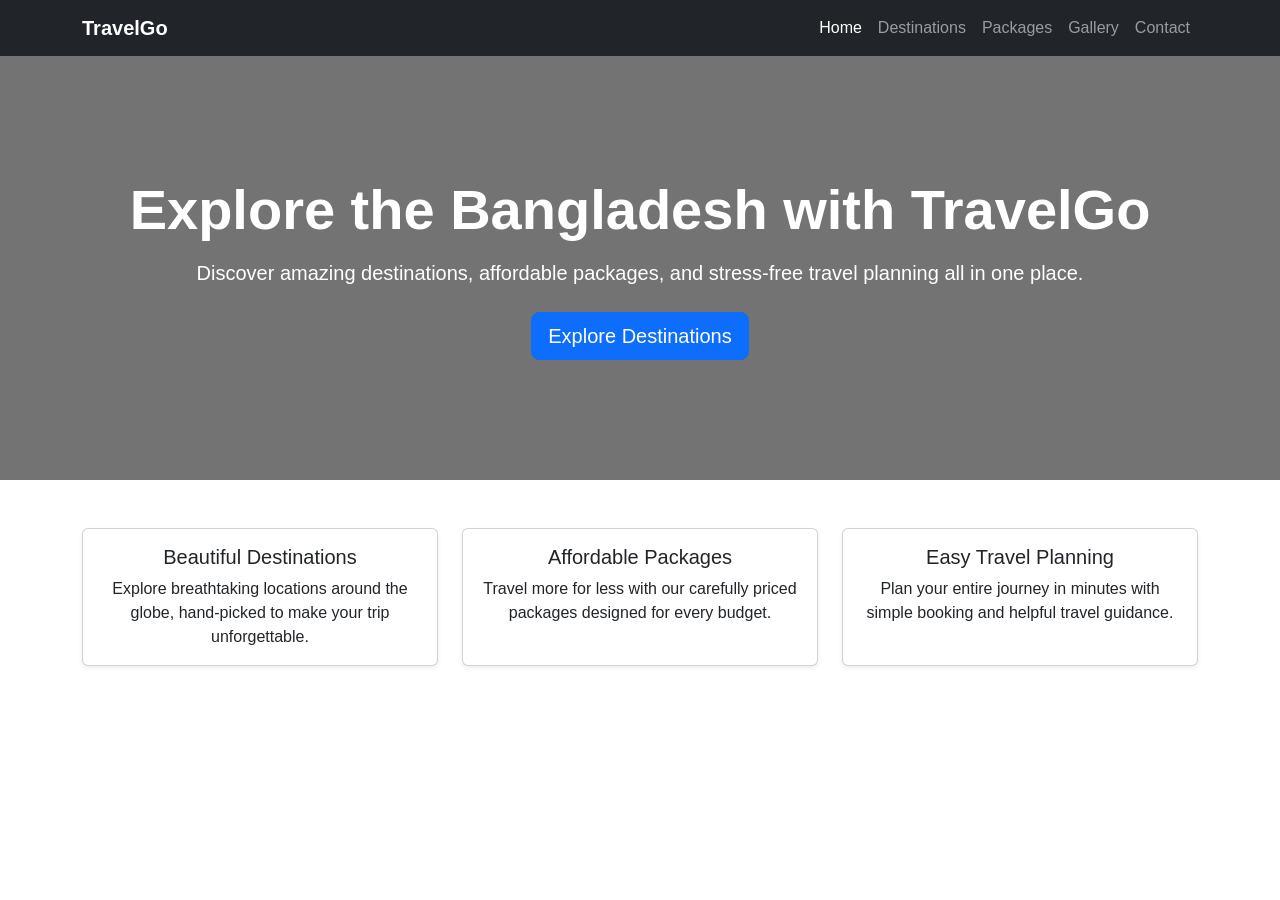
<file: travel-website/index.html>
<!DOCTYPE html>
<html lang="en">
<head>
  <meta charset="UTF-8">
  <meta name="viewport" content="width=device-width, initial-scale=1.0">
  <title>TravelGo – Home</title>

  <!-- Local Bootstrap CSS -->
  <link rel="stylesheet" href="css/bootstrap.min.css">
  <!-- Custom CSS (loaded after Bootstrap) -->
  <link rel="stylesheet" href="css/style.css">
</head>
<body>

  <!-- Navigation Bar -->
  <nav class="navbar navbar-expand-lg navbar-dark bg-dark">
    <div class="container">
      <a class="navbar-brand fw-bold" href="index.html">TravelGo</a>
      <button class="navbar-toggler" type="button" data-bs-toggle="collapse" data-bs-target="#mainNav"
        aria-controls="mainNav" aria-expanded="false" aria-label="Toggle navigation">
        <span class="navbar-toggler-icon"></span>
      </button>
      <div class="collapse navbar-collapse" id="mainNav">
        <ul class="navbar-nav ms-auto">
          <li class="nav-item"><a class="nav-link active" href="index.html">Home</a></li>
          <li class="nav-item"><a class="nav-link" href="destinations.html">Destinations</a></li>
          <li class="nav-item"><a class="nav-link" href="packages.html">Packages</a></li>
          <li class="nav-item"><a class="nav-link" href="gallery.html">Gallery</a></li>
          <li class="nav-item"><a class="nav-link" href="contact.html">Contact</a></li>
        </ul>
      </div>
    </div>
  </nav>

  <!-- Hero Section -->
  <header class="hero text-center text-white">
    <div class="container">
      <h1 class="display-4 fw-bold">Explore the Bangladesh with TravelGo</h1>
      <p class="lead mb-4">Discover amazing destinations, affordable packages, and stress-free travel planning all in one place.</p>
      <a href="destinations.html" class="btn btn-primary btn-lg">Explore Destinations</a>
    </div>
  </header>

  <!-- Feature Cards -->
  <section class="container my-5">
    <div class="row g-4">
      <div class="col-md-4">
        <div class="card h-100 text-center shadow-sm">
          <div class="card-body">
            <h5 class="card-title">Beautiful Destinations</h5>
            <p class="card-text">Explore breathtaking locations around the globe, hand-picked to make your trip unforgettable.</p>
          </div>
        </div>
      </div>
      <div class="col-md-4">
        <div class="card h-100 text-center shadow-sm">
          <div class="card-body">
            <h5 class="card-title">Affordable Packages</h5>
            <p class="card-text">Travel more for less with our carefully priced packages designed for every budget.</p>
          </div>
        </div>
      </div>
      <div class="col-md-4">
        <div class="card h-100 text-center shadow-sm">
          <div class="card-body">
            <h5 class="card-title">Easy Travel Planning</h5>
            <p class="card-text">Plan your entire journey in minutes with simple booking and helpful travel guidance.</p>
          </div>
        </div>
      </div>
    </div>
  </section>

  
  <!-- Local Bootstrap JS -->
  <script src="js/bootstrap.bundle.min.js"></script>
</body>
</html>
</file>
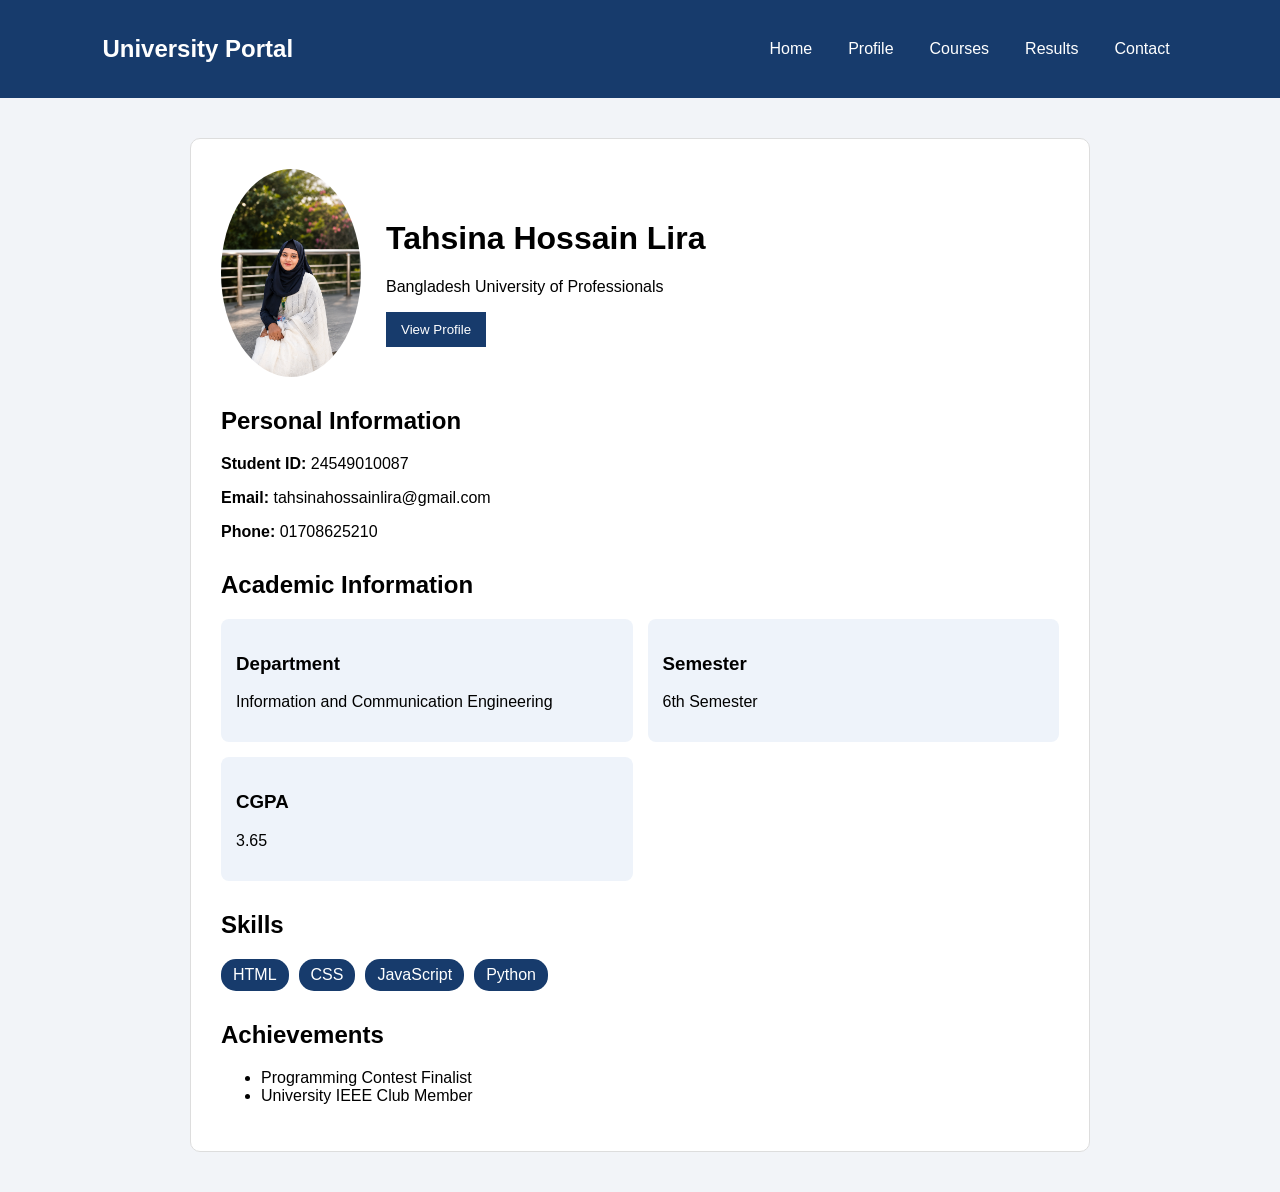
<file: HTML_CSS_LabTask/01StudentProfile/index.html>
<!DOCTYPE html>
<html lang="en">
<head>
    <meta charset="UTF-8">
    <meta name="viewport" content="width=device-width, initial-scale=1.0">
    <title>Student Profile Portal</title>
    <link rel="stylesheet" href="style.css">
</head>

<body>

<nav class="navbar">
    <h2>University Portal</h2>

    <div class="nav-links">
        <a href="#">Home</a>
        <a href="#">Profile</a>
        <a href="#">Courses</a>
        <a href="#">Results</a>
        <a href="#">Contact</a>
    </div>
</nav>

<div class="container">

    <div class="profile-card">

        

        <div class="profile-header">
            <img src="profile_Image.png" alt="Student">

            <div>
                <h1>Tahsina Hossain Lira</h1>
                <p>Bangladesh University of Professionals</p>
                <button>View Profile</button>
            </div>
        </div>

        <section>
            <h2>Personal Information</h2>

            <p><strong>Student ID:</strong> 24549010087</p>
            <p><strong>Email:</strong> tahsinahossainlira@gmail.com</p>
            <p><strong>Phone:</strong> 01708625210</p>
        </section>

        <section>
            <h2>Academic Information</h2>

            <div class="academic-grid">

                <div>
                    <h3>Department</h3>
                    <p>Information and Communication Engineering</p>
                </div>

                <div>
                    <h3>Semester</h3>
                    <p>6th Semester</p>
                </div>

                <div>
                    <h3>CGPA</h3>
                    <p>3.65</p>
                </div>

                
            </div>
        </section>

        <section>
            <h2>Skills</h2>

            <div class="skills">
                <span>HTML</span>
                <span>CSS</span>
                <span>JavaScript</span>
                <span>Python</span>
            </div>
        </section>
        <section>
            <h2>Achievements</h2>

            <ul>
                
                <li>Programming Contest Finalist</li>
                <li>University IEEE Club Member</li>
            </ul>
        </section>

       
    </div>

</div>

</body>
</html>
</file>
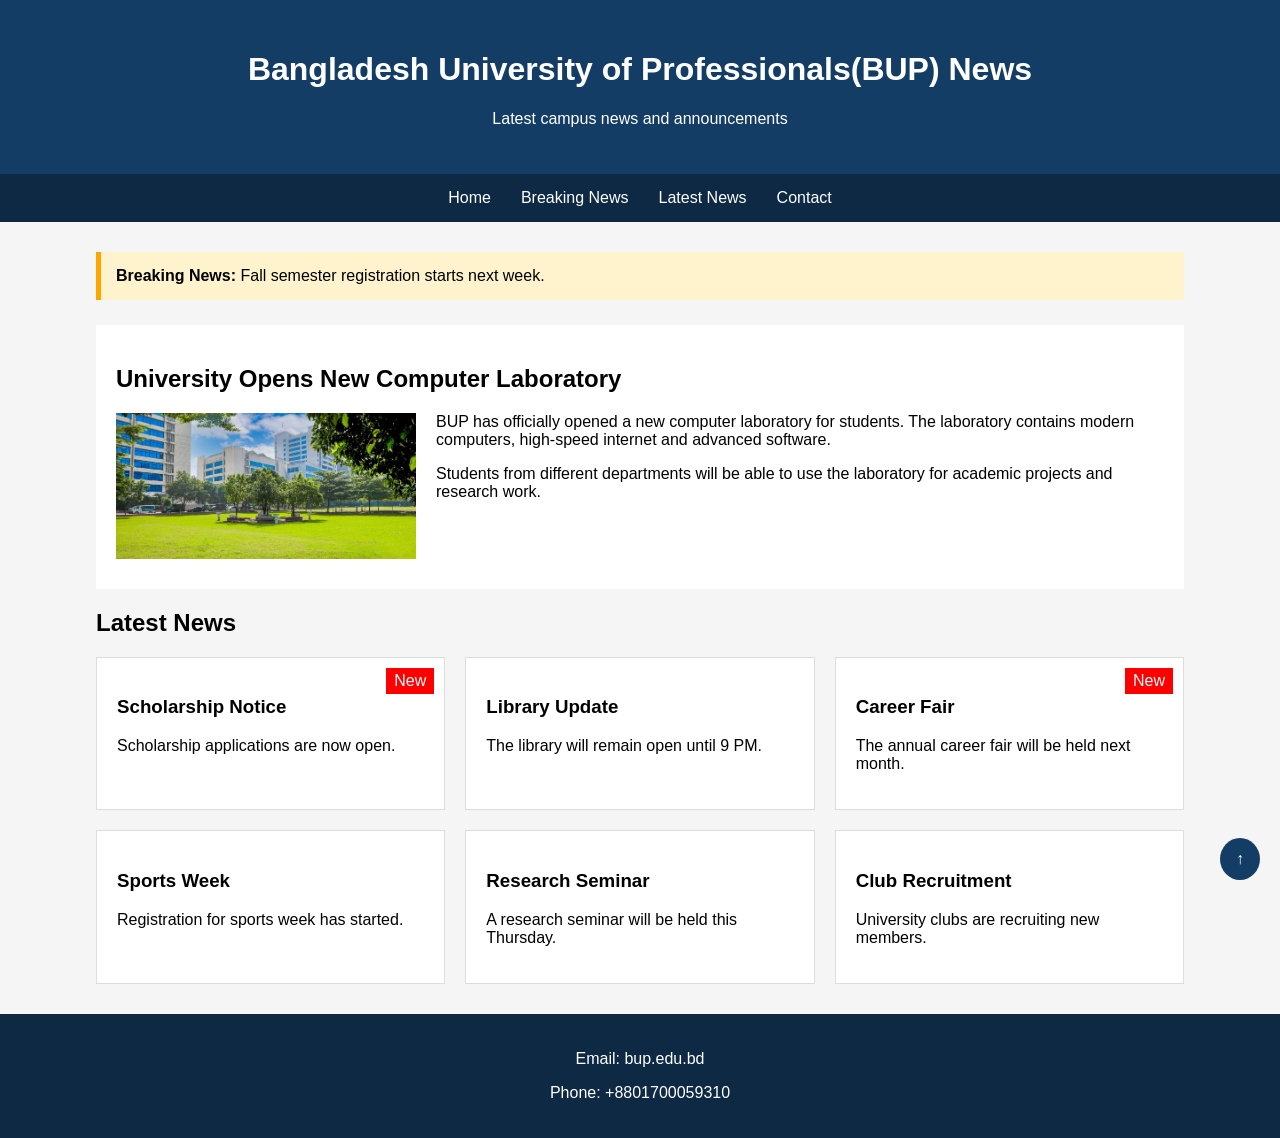
<file: HTML_CSS_LabTask/02NewsPortal/index.html>
<!DOCTYPE html>
<html lang="en">
<head>
    <meta charset="UTF-8">
    <meta name="viewport" content="width=device-width, initial-scale=1.0">
    <title>University News</title>
    <link rel="stylesheet" href="style.css">
</head>

<body id="top">

<header>
    <h1>Bangladesh University of Professionals(BUP) News</h1>
    <p>Latest campus news and announcements</p>
</header>

<nav>
    <a href="#">Home</a>
    <a href="#breaking">Breaking News</a>
    <a href="#latest">Latest News</a>
    <a href="#contact">Contact</a>
</nav>

<main>

    <section class="breaking" id="breaking">
        <strong>Breaking News:</strong>
        Fall semester registration starts next week.
    </section>

    <section class="main-news">

        <h2>University Opens New Computer Laboratory</h2>

        <img src="logo.png" alt="University News">

        <p>
            BUP has officially opened a new computer laboratory
            for students. The laboratory contains modern computers,
            high-speed internet and advanced software.
        </p>

        <p>
            Students from different departments will be able to use the
            laboratory for academic projects and research work.
        </p>

    </section>

    <section id="latest">

        <h2>Latest News</h2>

        <div class="news-grid">

            <div class="news-card">
                <span class="new-badge">New</span>
                <h3>Scholarship Notice</h3>
                <p>Scholarship applications are now open.</p>
            </div>

            <div class="news-card">
                <h3>Library Update</h3>
                <p>The library will remain open until 9 PM.</p>
            </div>

            <div class="news-card">
                <span class="new-badge">New</span>
                <h3>Career Fair</h3>
                <p>The annual career fair will be held next month.</p>
            </div>

            <div class="news-card">
                <h3>Sports Week</h3>
                <p>Registration for sports week has started.</p>
            </div>

            <div class="news-card">
                <h3>Research Seminar</h3>
                <p>A research seminar will be held this Thursday.</p>
            </div>

            <div class="news-card">
                <h3>Club Recruitment</h3>
                <p>University clubs are recruiting new members.</p>
            </div>

        </div>

    </section>

</main>

<a href="#top" class="top-button">↑</a>

<footer id="contact">
    <p>Email: bup.edu.bd</p>
    <p>Phone: +8801700059310</p>
</footer>

</body>
</html>
</file>
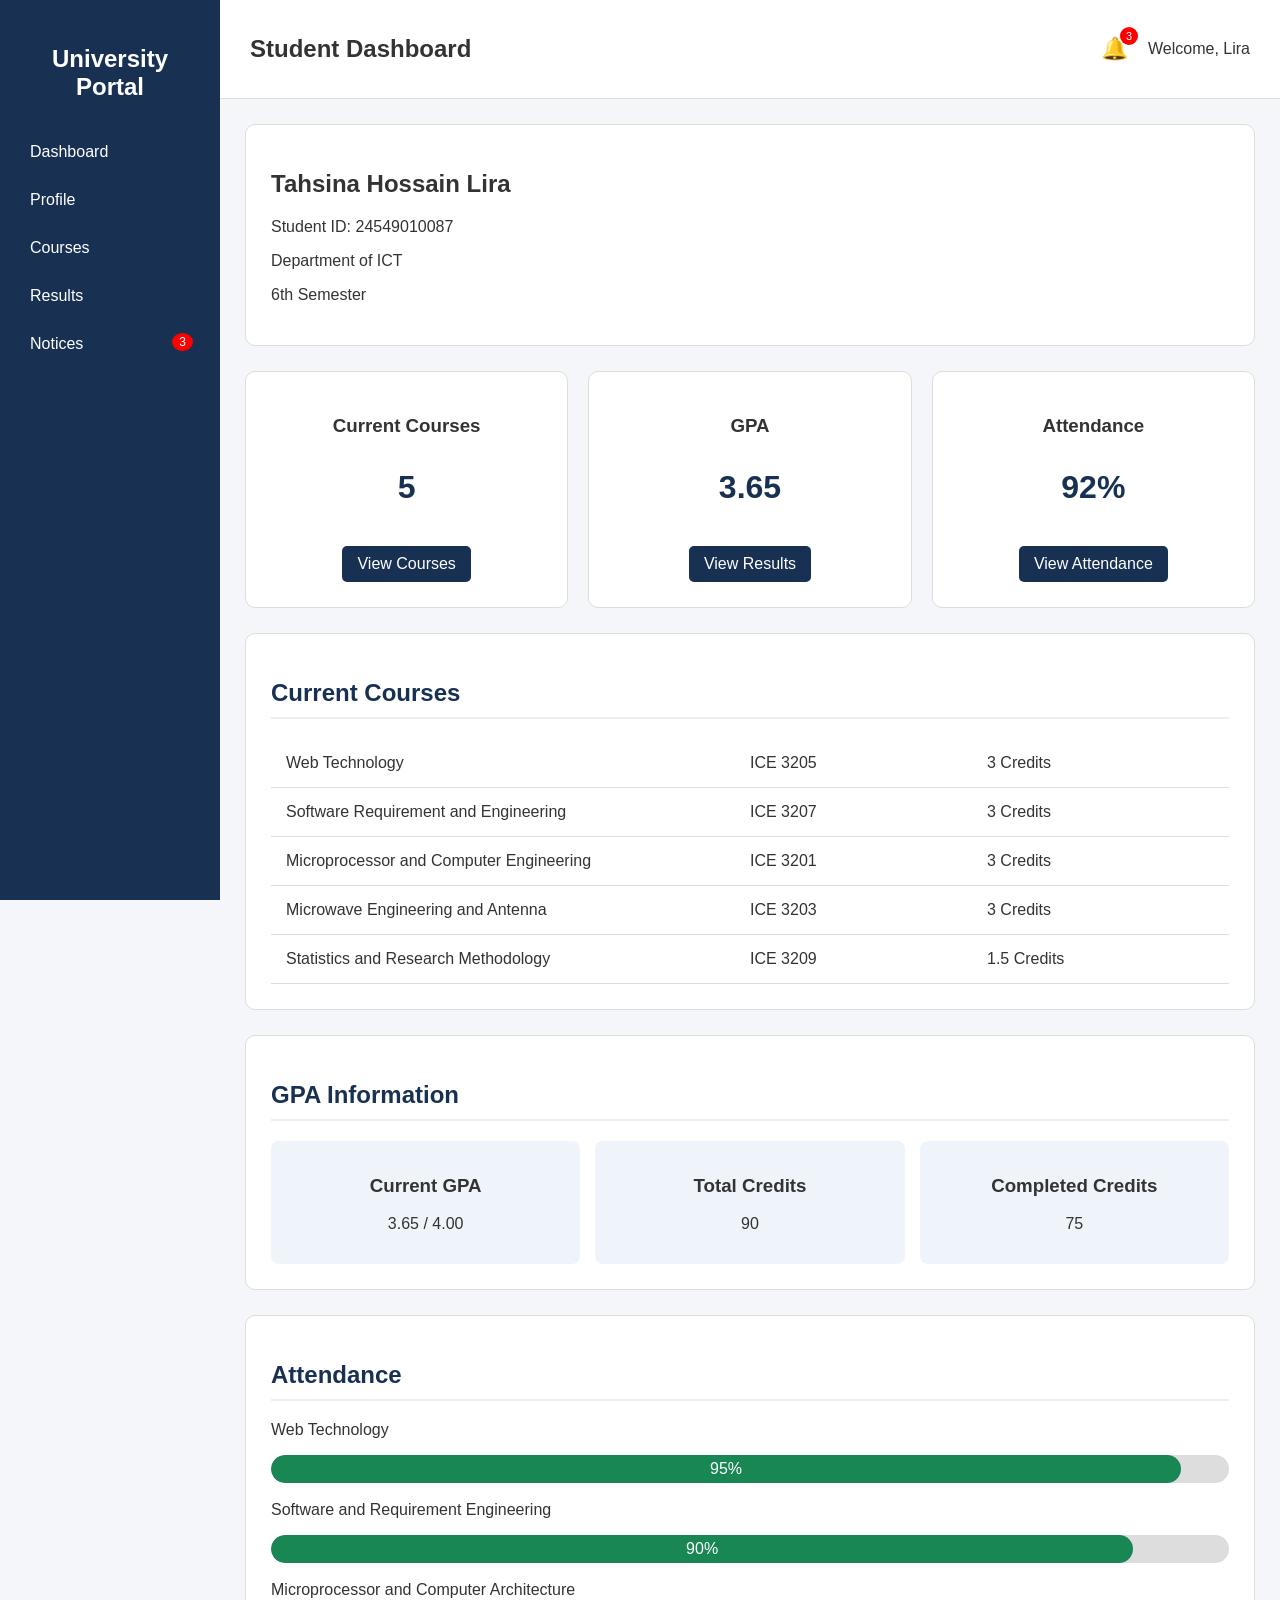
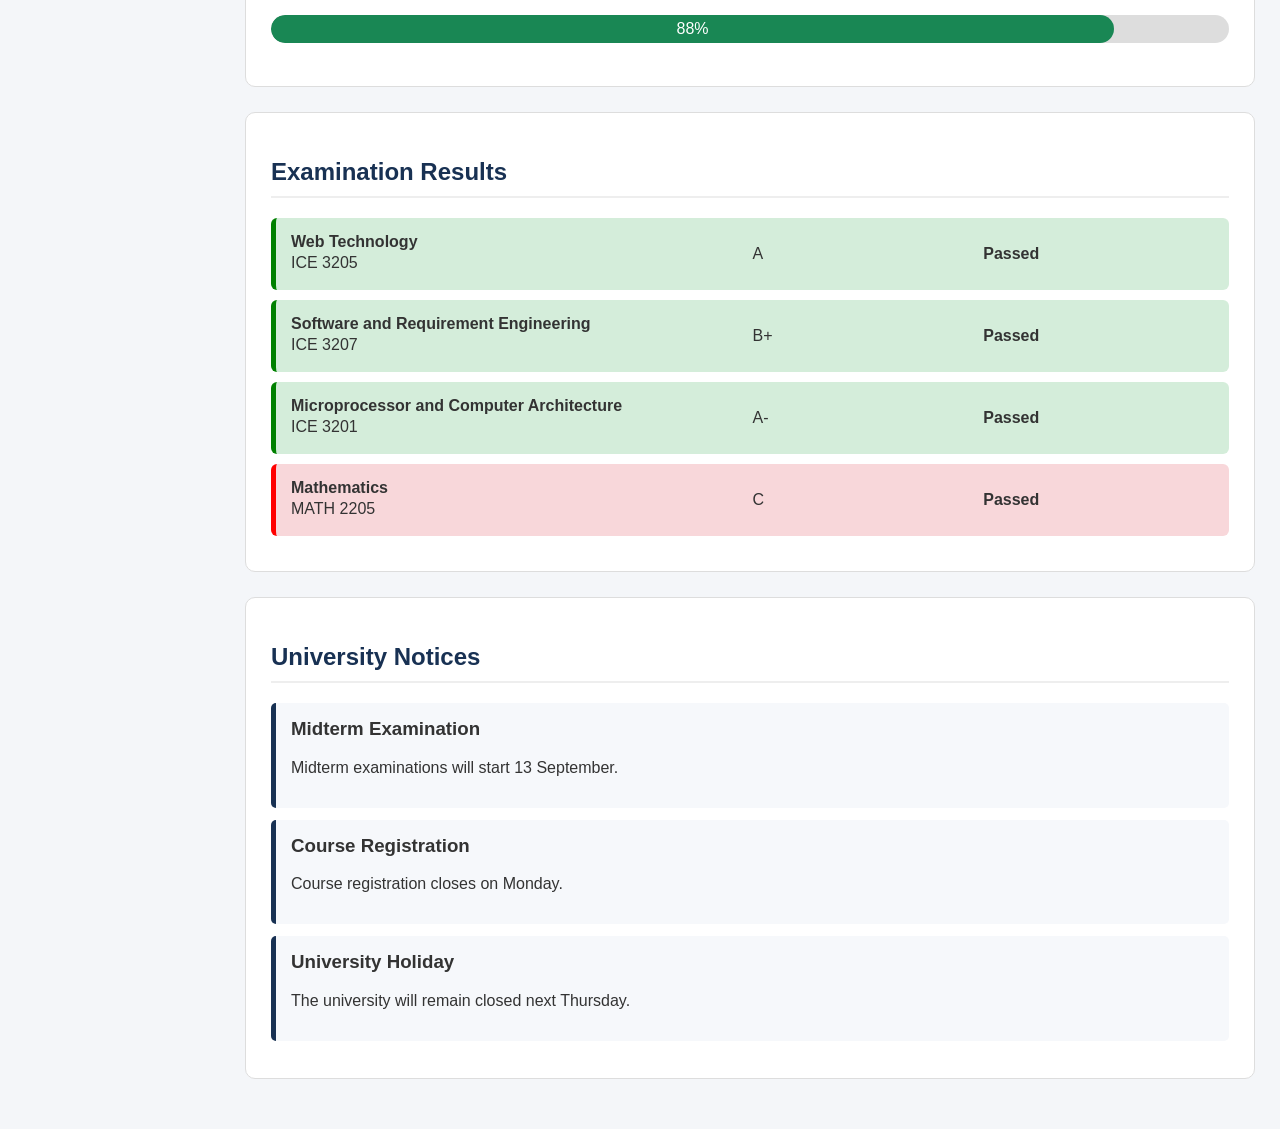
<file: HTML_CSS_LabTask/03StudentDashboard/index.html>
<!DOCTYPE html>
<html lang="en">

<head>
    <meta charset="UTF-8">
    <meta name="viewport" content="width=device-width, initial-scale=1.0">

    <title>Student Dashboard</title>

    <link rel="stylesheet" href="style.css">
</head>

<body>

  

    <aside class="sidebar">

        <h2>University Portal</h2>

        <a href="#dashboard">Dashboard</a>

        <a href="#profile">Profile</a>

        <a href="#courses">Courses</a>

        <a href="#results">Results</a>

        <a href="#notices" class="notice-link">
            Notices
            <span class="notification">3</span>
        </a>

    </aside>


    <div class="main-content" id="dashboard">


   

        <nav class="top-nav">

            <h2>Student Dashboard</h2>

            <div class="top-right">

                <div class="notification-icon">
                    🔔
                    <span class="top-badge">3</span>
                </div>

                <span>Welcome, Lira</span>

            </div>

        </nav>


        

        <main>

            <section class="profile" id="profile">

                
                <div>

                    <h2>Tahsina Hossain Lira</h2>

                    <p>Student ID: 24549010087</p>

                    <p>Department of ICT</p>

                    <p>6th Semester</p>

                </div>

            </section>


           

            <section class="dashboard-grid">

                <div class="card">

                    <h3>Current Courses</h3>

                    <p class="number">5</p>

                    <a href="#courses" class="card-button">
                        View Courses
                    </a>

                </div>


                <div class="card">

                    <h3>GPA</h3>

                    <p class="number">3.65</p>

                    <a href="#results" class="card-button">
                        View Results
                    </a>

                </div>


                <div class="card">

                    <h3>Attendance</h3>

                    <p class="number">92%</p>

                    <a href="#attendance" class="card-button">
                        View Attendance
                    </a>

                </div>

            </section>


           

            <section class="content-box" id="courses">

                <h2>Current Courses</h2>

                <div class="course-table">

                    <div class="course-row">

                        <span>Web Technology</span>

                        <span>ICE 3205</span>

                        <span>3 Credits</span>

                    </div>


                    <div class="course-row">

                        <span>Software Requirement and Engineering</span>

                        <span>ICE 3207</span>

                        <span>3 Credits</span>

                    </div>


                    <div class="course-row">

                        <span>Microprocessor and Computer Engineering</span>

                        <span>ICE 3201</span>

                        <span>3 Credits</span>

                    </div>


                    <div class="course-row">

                        <span>Microwave Engineering and Antenna</span>

                        <span>ICE 3203</span>

                        <span>3 Credits</span>

                    </div>


                    <div class="course-row">

                        <span>Statistics and Research Methodology</span>

                        <span>ICE 3209</span>

                        <span>1.5 Credits</span>

                    </div>

                </div>

            </section>


            

            <section class="content-box" id="gpa">

                <h2>GPA Information</h2>

                <div class="gpa-info">

                    <div>

                        <h3>Current GPA</h3>

                        <p>3.65 / 4.00</p>

                    </div>


                    <div>

                        <h3>Total Credits</h3>

                        <p>90</p>

                    </div>


                    <div>

                        <h3>Completed Credits</h3>

                        <p>75</p>

                    </div>

                </div>

            </section>


            

            <section class="content-box" id="attendance">

                <h2>Attendance</h2>


                <div class="attendance-item">

                    <p>Web Technology</p>

                    <div class="progress">

                        <div class="progress-bar attendance-95">
                            95%
                        </div>

                    </div>

                </div>


                <div class="attendance-item">

                    <p>Software and Requirement Engineering</p>

                    <div class="progress">

                        <div class="progress-bar attendance-90">
                            90%
                        </div>

                    </div>

                </div>


                <div class="attendance-item">

                    <p>Microprocessor and Computer Architecture</p>

                    <div class="progress">

                        <div class="progress-bar attendance-88">
                            88%
                        </div>

                    </div>

                </div>

            </section>


           
            <section class="content-box" id="results">

                <h2>Examination Results</h2>


                <div class="result passed">

                    <div>

                        <strong>Web Technology</strong>

                        <p>ICE 3205</p>

                    </div>

                    <span>A</span>

                    <span class="status">
                        Passed
                    </span>

                </div>


                <div class="result passed">

                    <div>

                        <strong>Software and Requirement Engineering</strong>

                        <p>ICE 3207</p>

                    </div>

                    <span>B+</span>

                    <span class="status">
                        Passed
                    </span>

                </div>


                <div class="result passed">

                    <div>

                        <strong>Microprocessor and Computer Architecture</strong>

                        <p>ICE 3201</p>

                    </div>

                    <span>A-</span>

                    <span class="status">
                        Passed
                    </span>

                </div>


                <div class="result failed">

                    <div>

                        <strong>Mathematics</strong>

                        <p>MATH 2205</p>

                    </div>

                    <span>C</span>

                    <span class="status">
                        Passed
                    </span>

                </div>

            </section>


            

            <section class="content-box" id="notices">

                <h2>University Notices</h2>


                <div class="notice-card">

                    <h3>Midterm Examination</h3>

                    <p>
                        Midterm examinations will start 13 September.
                    </p>

                </div>


                <div class="notice-card">

                    <h3>Course Registration</h3>

                    <p>
                        Course registration closes on Monday.                    </p>

                </div>


                <div class="notice-card">

                    <h3>University Holiday</h3>

                    <p>
                        The university will remain closed next Thursday.
                    </p>

                </div>

            </section>

        </main>


    </div>

</body>

</html>
</file>
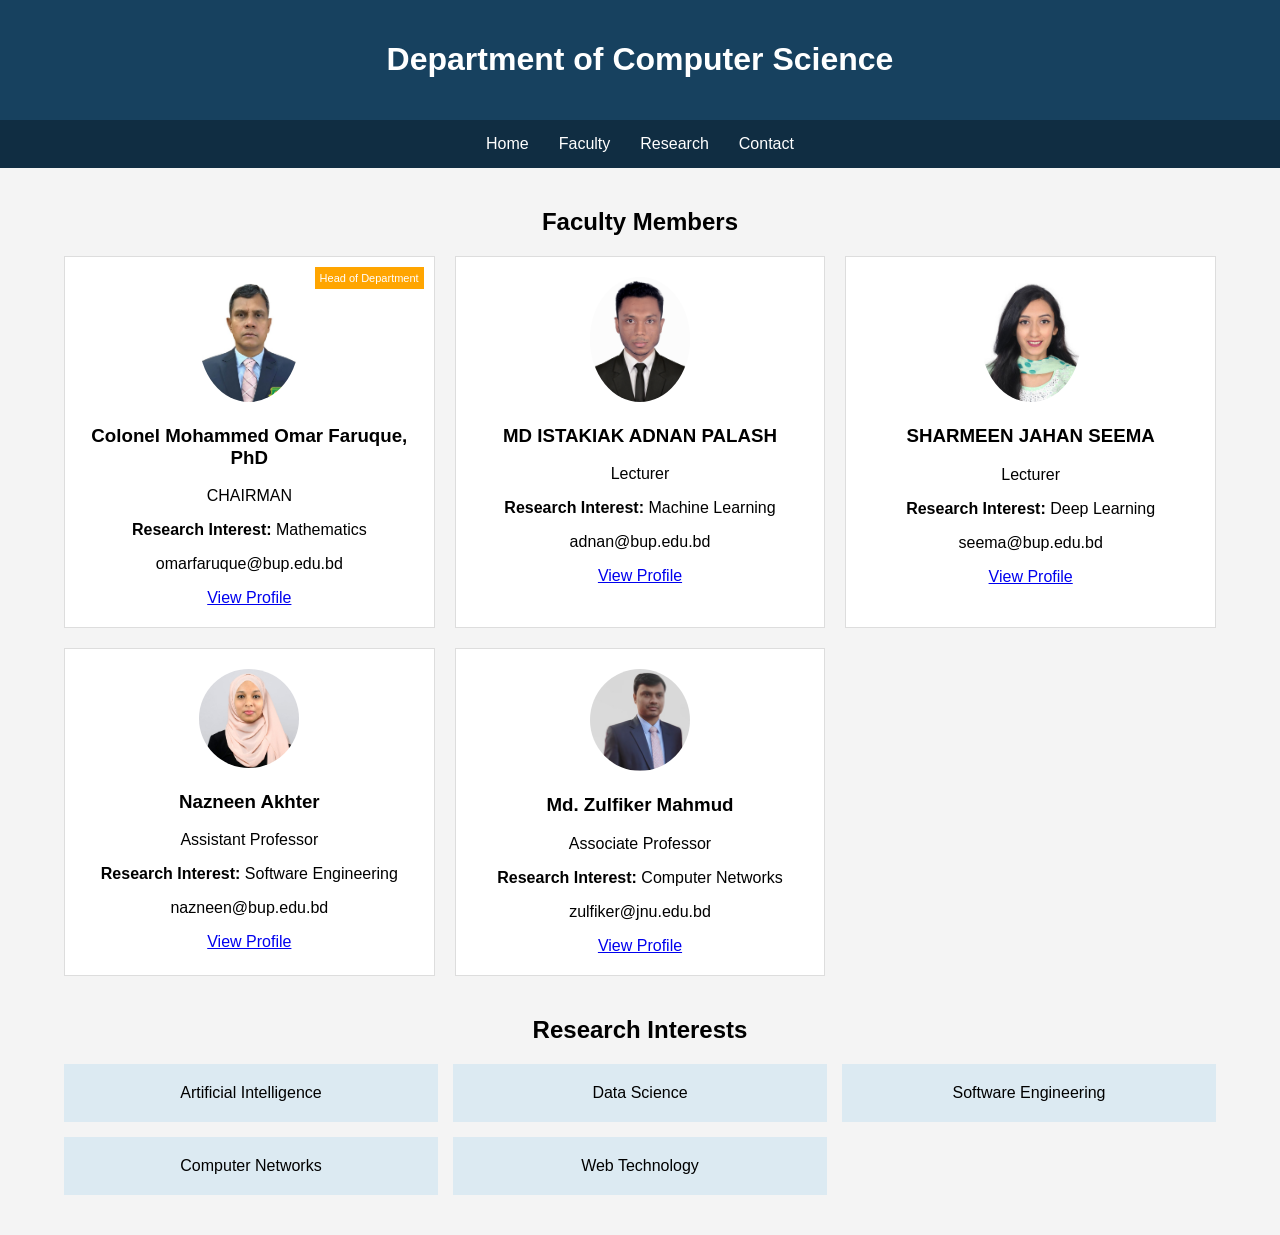
<file: HTML_CSS_LabTask/04FacultyDirectory/index.html>
<!DOCTYPE html>
<html lang="en">
<head>
    <meta charset="UTF-8">
    <meta name="viewport" content="width=device-width, initial-scale=1.0">
    <title>Faculty Directory</title>
    <link rel="stylesheet" href="style.css">
</head>

<body>

<header>
    <h1>Department of Computer Science</h1>
</header>

<nav>
    <a href="#">Home</a>
    <a href="#faculty">Faculty</a>
    <a href="#research">Research</a>
    <a href="#contact">Contact</a>
</nav>

<section id="faculty">

    <h2>Faculty Members</h2>

    <div class="faculty-grid">

        <div class="card">
            <span class="badge">Head of Department</span>
            <img
                        src="chaiman.png"
                        alt="Colonel Mohammed Omar Faruque, PhD">

                    <h3>Colonel Mohammed Omar Faruque, PhD</h3>

                    <p class="designation">
                        CHAIRMAN
                    </p>

                    <p>
                        <strong>Research Interest:</strong>
                        Mathematics
                    </p>

                    <p>
                        omarfaruque@bup.edu.bd
                    </p>

                    <a href="#profile1" class="profile-button">
                        View Profile
                    </a>

                </div>


                <!-- FACULTY 2 -->

                <div class="card">

                    <img
                        src="AdnanSir.png"
                        alt="MD ISTAKIAK ADNAN PALASH">

                    <h3>MD ISTAKIAK ADNAN PALASH</h3>

                    <p class="designation">
                        Lecturer
                    </p>

                    <p>
                        <strong>Research Interest:</strong>
                        Machine Learning
                    </p>

                    <p>
                        adnan@bup.edu.bd
                    </p>

                    <a href="#profile2" class="profile-button">
                        View Profile
                    </a>

                </div>


                <!-- FACULTY 3 -->

                <div class="card">

                    <img
                        src="SeemaMaam.png"
                        alt="SHARMEEN JAHAN SEEMA
">

                    <h3>SHARMEEN JAHAN SEEMA
</h3>

                    <p class="designation">
                        Lecturer
                    </p>

                    <p>
                        <strong>Research Interest:</strong>
                        Deep Learning
                    </p>

                    <p>
                        seema@bup.edu.bd
                    </p>

                    <a href="#profile3" class="profile-button">
                        View Profile
                    </a>

                </div>


                <!-- FACULTY 4 -->

                <div class="card">

                    <img
                        src="NazneenMaam.png"
                        alt="Nazneen Akhter">

                    <h3>Nazneen Akhter</h3>

                    <p class="designation">
                        Assistant Professor
                    </p>

                    <p>
                        <strong>Research Interest:</strong>
                        Software Engineering
                    </p>

                    <p>
                        nazneen@bup.edu.bd
                    </p>

                    <a href="#profile4" class="profile-button">
                        View Profile
                    </a>

                </div>


                <!-- FACULTY 5 -->

                <div class="card">

                    <img
                        src="ZulfikerSir.png"
                        alt="Md. Zulfiker Mahmud">

                    <h3>Md. Zulfiker Mahmud</h3>

                    <p class="designation">
                        Associate Professor
                    </p>

                    <p>
                        <strong>Research Interest:</strong>
                        Computer Networks
                    </p>

                    <p>
                        zulfiker@jnu.edu.bd
                    </p>

                    <a href="#profile5" class="profile-button">
                        View Profile
                    </a>

                </div>
    </div>

</section>

<section id="research">

    <h2>Research Interests</h2>

    <div class="research-grid">
        <div>Artificial Intelligence</div>
        <div>Data Science</div>
        
        <div>Software Engineering</div>
        <div>Computer Networks</div>
        <div>Web Technology</div>
    </div>

</section>


</body>
</html>
</file>
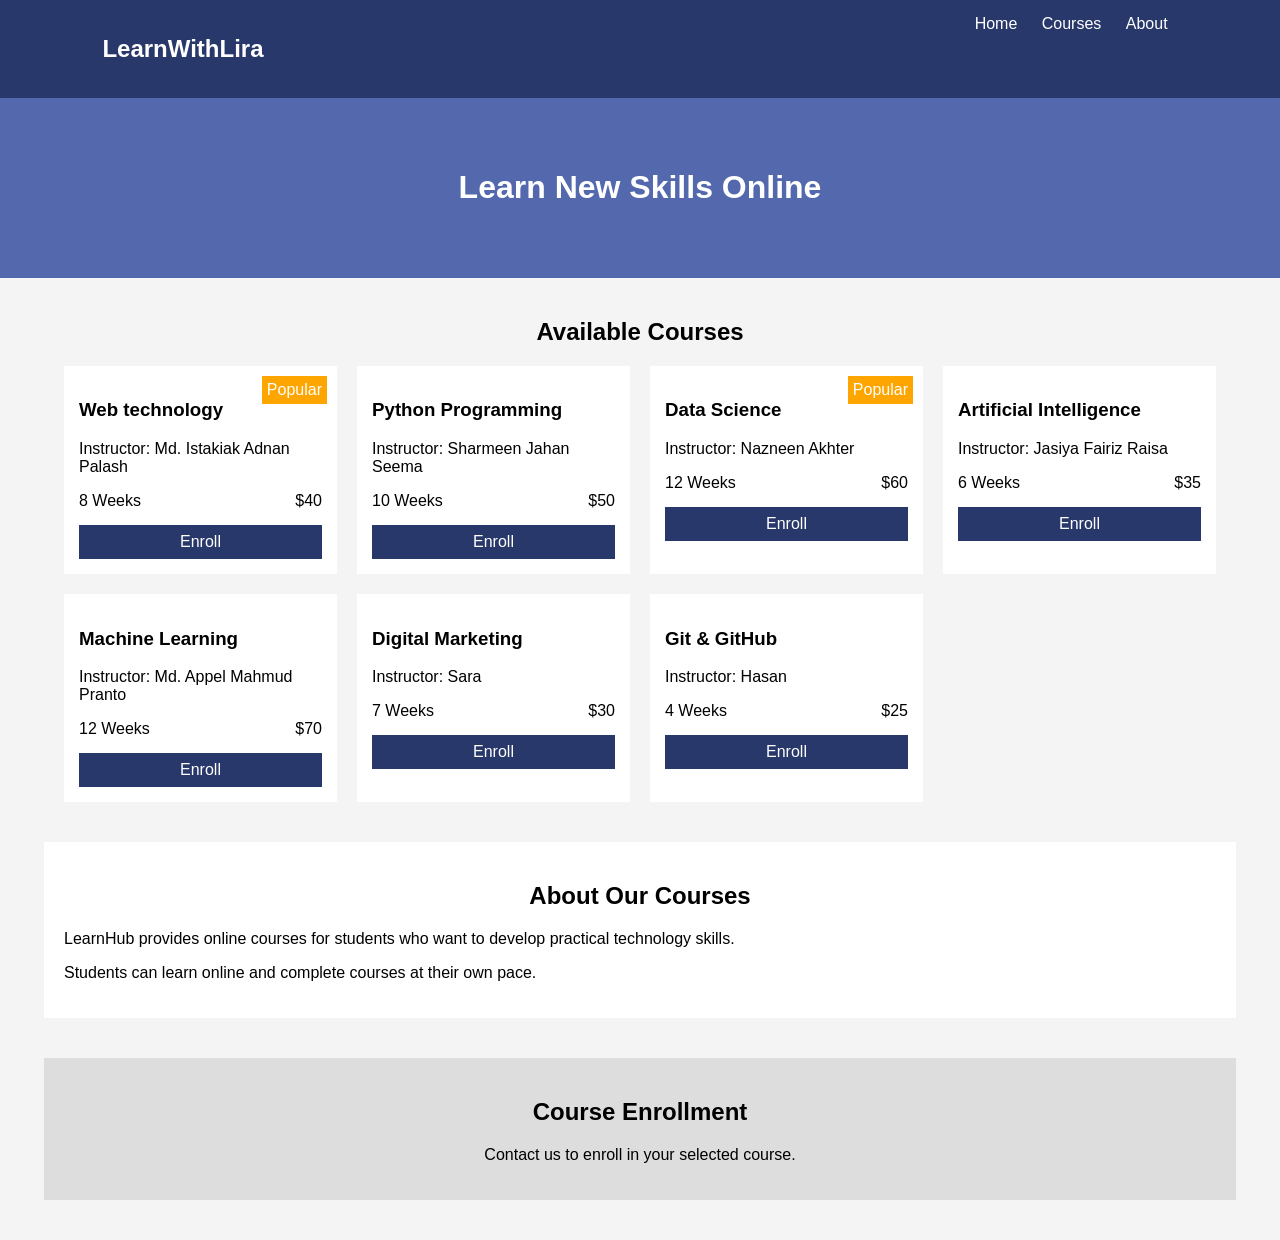
<file: HTML_CSS_LabTask/05OnlineCoursePlatform/index.html>
<!DOCTYPE html>
<html lang="en">
<head>
    <meta charset="UTF-8">
    <meta name="viewport" content="width=device-width, initial-scale=1.0">
    <title>Online Course Platform</title>
    <link rel="stylesheet" href="style.css">
</head>

<body>

<nav>
    <h2>LearnWithLira</h2>

    <div>
        <a href="#">Home</a>
        <a href="#courses">Courses</a>
        <a href="#about">About</a>
    </div>
</nav>

<header class="hero">
    <h1>Learn New Skills Online</h1>
    
</header>

<section id="courses">

    <h2>Available Courses</h2>

    <div class="course-grid">

        <div class="card">
            <span class="popular">Popular</span>
            
            <h3>Web technology</h3>
            <p>Instructor: Md. Istakiak Adnan Palash</p>

            <div class="info">
                <span>8 Weeks</span>
                <span>$40</span>
            </div>

            <a href="#enroll">Enroll</a>
        </div>

        <div class="card">
            
            <h3>Python Programming</h3>
            <p>Instructor: Sharmeen Jahan Seema</p>

            <div class="info">
                <span>10 Weeks</span>
                <span>$50</span>
            </div>

            <a href="#enroll">Enroll</a>
        </div>

        <div class="card">
            <span class="popular">Popular</span>
            
            <h3>Data Science</h3>
            <p>Instructor: Nazneen Akhter</p>

            <div class="info">
                <span>12 Weeks</span>
                <span>$60</span>
            </div>

            <a href="#enroll">Enroll</a>
        </div>

        
        <div class="card">
           
            <h3>Artificial Intelligence</h3>
            <p>Instructor: Jasiya Fairiz Raisa</p>

            <div class="info">
                <span>6 Weeks</span>
                <span>$35</span>
            </div>

            <a href="#enroll">Enroll</a>
        </div>

        <div class="card">
            
            <h3>Machine Learning</h3>
            <p>Instructor: Md. Appel Mahmud Pranto</p>

            <div class="info">
                <span>12 Weeks</span>
                <span>$70</span>
            </div>

            <a href="#enroll">Enroll</a>
        </div>

        <div class="card">
            
            <h3>Digital Marketing</h3>
            <p>Instructor: Sara</p>

            <div class="info">
                <span>7 Weeks</span>
                <span>$30</span>
            </div>

            <a href="#enroll">Enroll</a>
        </div>

        <div class="card">
            
            <h3>Git & GitHub</h3>
            <p>Instructor: Hasan</p>

            <div class="info">
                <span>4 Weeks</span>
                <span>$25</span>
            </div>

            <a href="#enroll">Enroll</a>
        </div>

    </div>

</section>

<section class="about" id="about">

    <h2>About Our Courses</h2>

    
    <p>
        LearnHub provides online courses for students who want to develop
        practical technology skills.
    </p>

    <p>
        Students can learn online and complete courses at their own pace.
    </p>

</section>

<section id="enroll" class="enroll">
    <h2>Course Enrollment</h2>
    <p>Contact us to enroll in your selected course.</p>
</section>

</body>
</html>
</file>
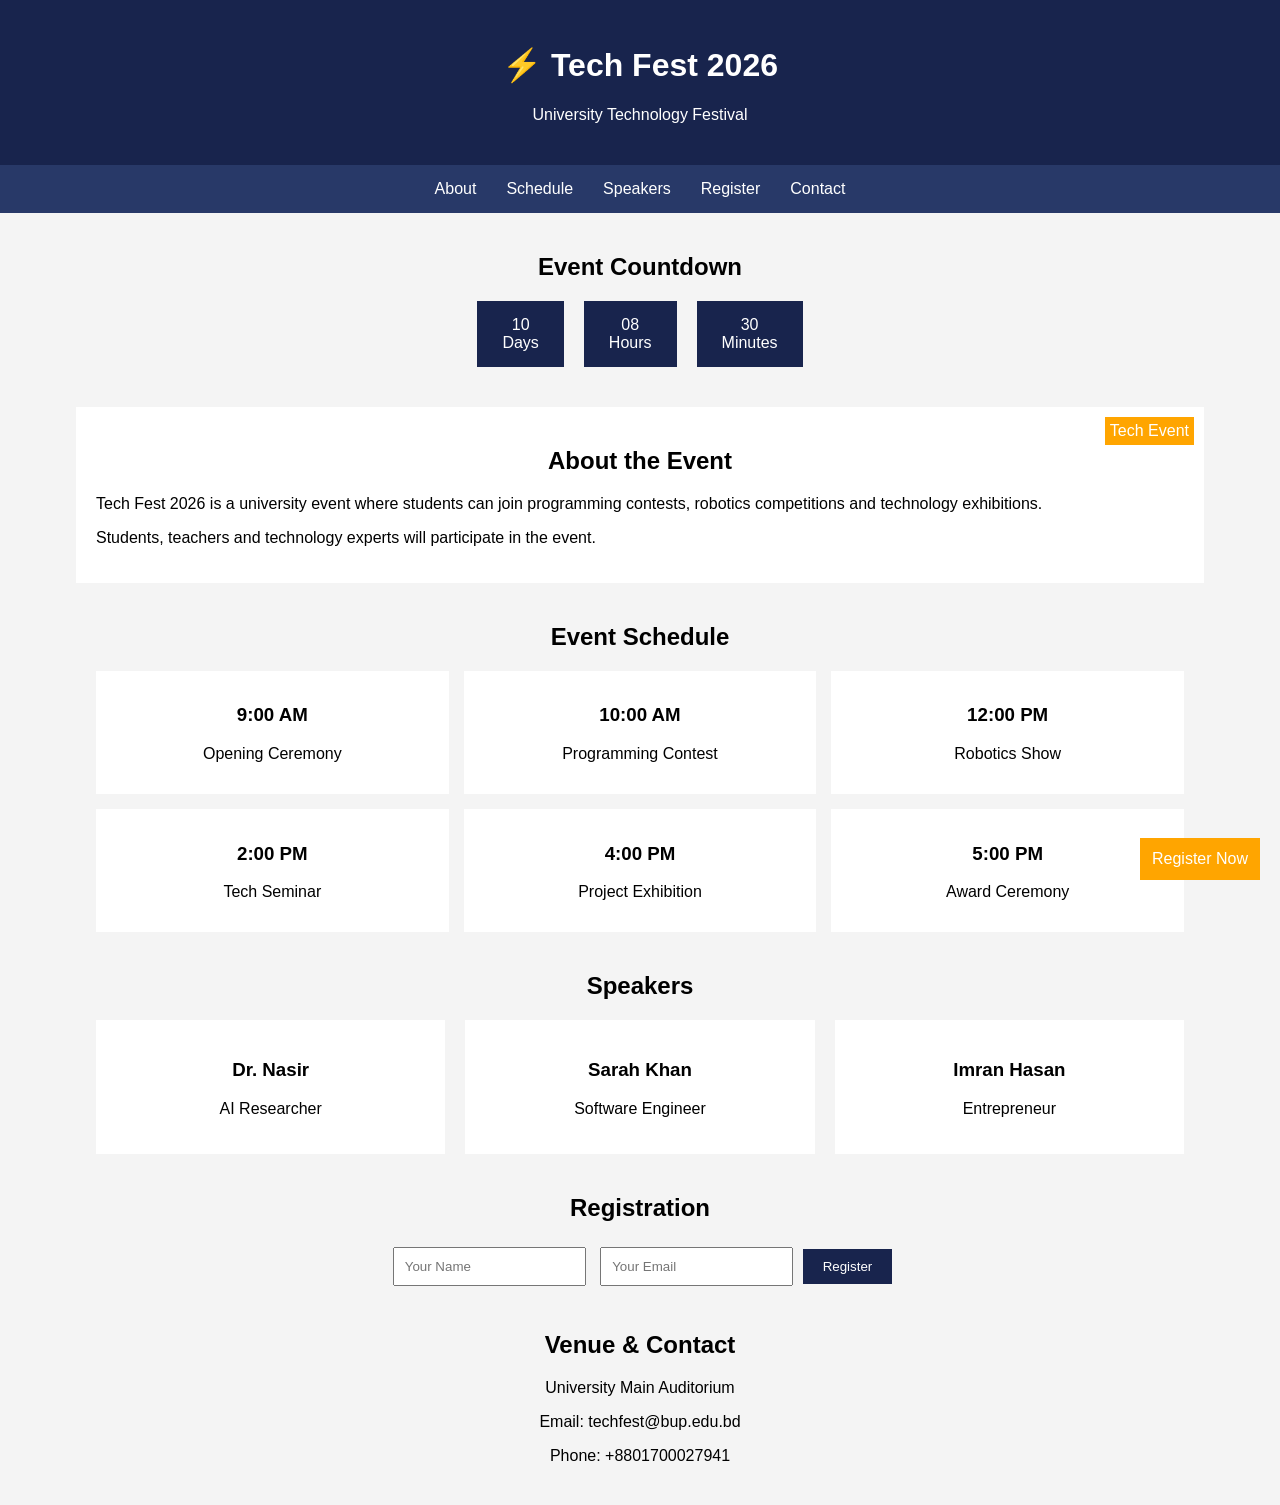
<file: HTML_CSS_LabTask/06UniversityEvent/index.html>
<!DOCTYPE html>
<html lang="en">
<head>
    <meta charset="UTF-8">
    <meta name="viewport" content="width=device-width, initial-scale=1.0">
    <title>Tech Fest 2026</title>
    <link rel="stylesheet" href="style.css">
</head>

<body>

<header>
    <h1>⚡ Tech Fest 2026</h1>
    <p>University Technology Festival</p>
</header>

<nav>
    <a href="#about">About</a>
    <a href="#schedule">Schedule</a>
    <a href="#speakers">Speakers</a>
    <a href="#register">Register</a>
    <a href="#contact">Contact</a>
</nav>

<section class="countdown">
    <h2>Event Countdown</h2>

    <div class="time">
        <div>10<br>Days</div>
        <div>08<br>Hours</div>
        <div>30<br>Minutes</div>
    </div>
</section>

<section class="about" id="about">

    <span class="badge">Tech Event</span>

    <h2>About the Event</h2>

    

    <p>
        Tech Fest 2026 is a university event where students can join
        programming contests, robotics competitions and technology exhibitions.
    </p>

    <p>
        Students, teachers and technology experts will participate in the event.
    </p>

</section>

<section id="schedule">

    <h2>Event Schedule</h2>

    <div class="schedule-grid">

        <div>
            <h3>9:00 AM</h3>
            <p>Opening Ceremony</p>
        </div>

        <div>
            <h3>10:00 AM</h3>
            <p>Programming Contest</p>
        </div>

        <div>
            <h3>12:00 PM</h3>
            <p>Robotics Show</p>
        </div>

        <div>
            <h3>2:00 PM</h3>
            <p>Tech Seminar</p>
        </div>

        <div>
            <h3>4:00 PM</h3>
            <p>Project Exhibition</p>
        </div>

        <div>
            <h3>5:00 PM</h3>
            <p>Award Ceremony</p>
        </div>

    </div>

</section>

<section id="speakers">

    <h2>Speakers</h2>

    <div class="speaker-container">

        <div class="speaker">
            
            <h3>Dr. Nasir</h3>
            <p>AI Researcher</p>
        </div>

        <div class="speaker">
            
            <h3>Sarah Khan</h3>
            <p>Software Engineer</p>
        </div>

        <div class="speaker">
           
            <h3>Imran Hasan</h3>
            <p>Entrepreneur</p>
        </div>

    </div>

</section>

<section class="register" id="register">

    <h2>Registration</h2>

    <input type="text" placeholder="Your Name">
    <input type="email" placeholder="Your Email">

    <button>Register</button>

</section>

<section id="contact">

    <h2>Venue & Contact</h2>

    <p>University Main Auditorium</p>
    <p>Email: techfest@bup.edu.bd</p>
    <p>Phone: +8801700027941</p>

</section>

<a href="#register" class="fixed-button">Register Now</a>


</body>
</html>
</file>
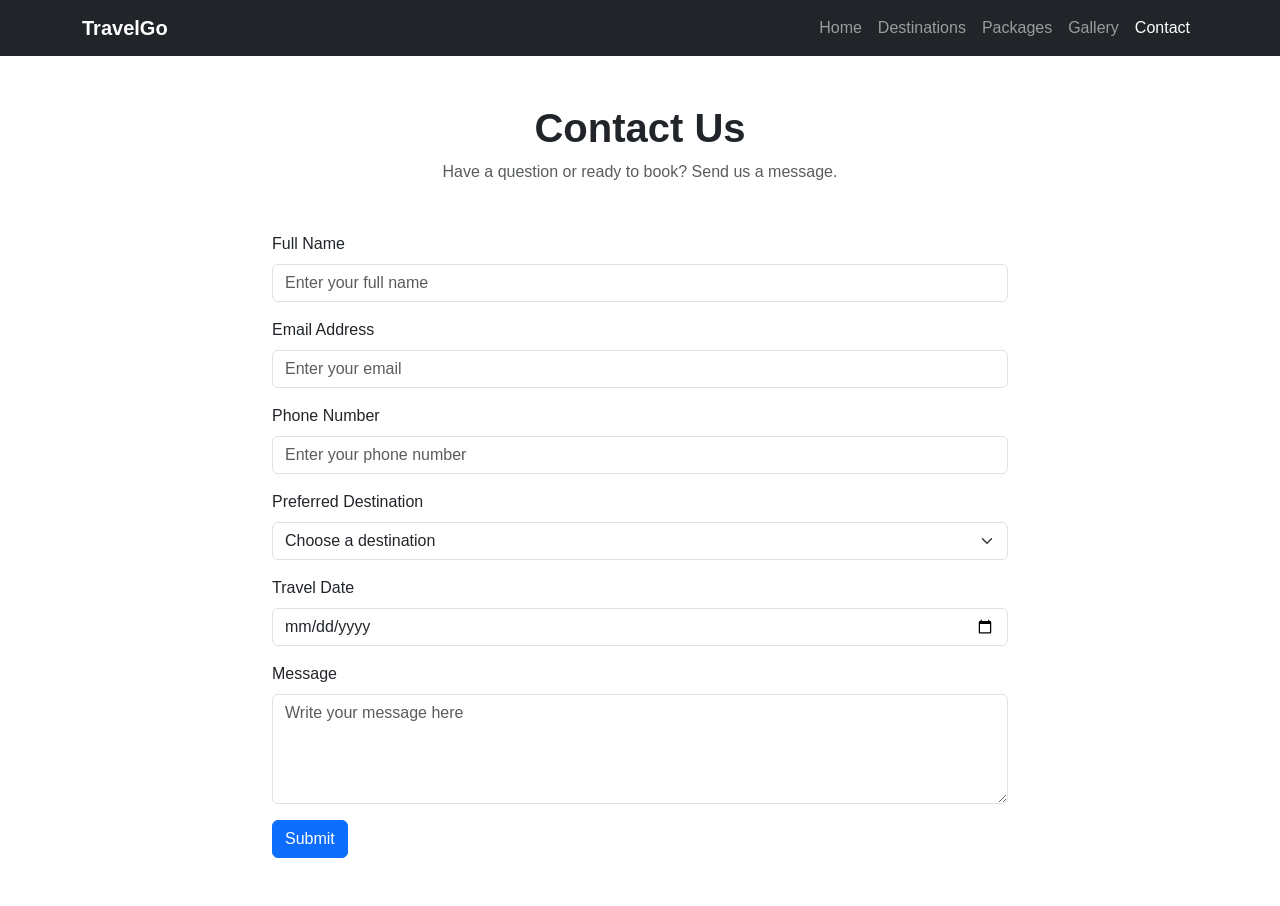
<file: travel-website/contact.html>
<!DOCTYPE html>
<html lang="en">
<head>
  <meta charset="UTF-8">
  <meta name="viewport" content="width=device-width, initial-scale=1.0">
  <title>TravelGo – Contact</title>

  <!-- Local Bootstrap CSS -->
  <link rel="stylesheet" href="css/bootstrap.min.css">
  <!-- Custom CSS (loaded after Bootstrap) -->
  <link rel="stylesheet" href="css/style.css">
</head>
<body>

  <!-- Navigation Bar -->
  <nav class="navbar navbar-expand-lg navbar-dark bg-dark">
    <div class="container">
      <a class="navbar-brand fw-bold" href="index.html">TravelGo</a>
      <button class="navbar-toggler" type="button" data-bs-toggle="collapse" data-bs-target="#mainNav"
        aria-controls="mainNav" aria-expanded="false" aria-label="Toggle navigation">
        <span class="navbar-toggler-icon"></span>
      </button>
      <div class="collapse navbar-collapse" id="mainNav">
        <ul class="navbar-nav ms-auto">
          <li class="nav-item"><a class="nav-link" href="index.html">Home</a></li>
          <li class="nav-item"><a class="nav-link" href="destinations.html">Destinations</a></li>
          <li class="nav-item"><a class="nav-link" href="packages.html">Packages</a></li>
          <li class="nav-item"><a class="nav-link" href="gallery.html">Gallery</a></li>
          <li class="nav-item"><a class="nav-link active" href="contact.html">Contact</a></li>
        </ul>
      </div>
    </div>
  </nav>

  <!-- Page Heading -->
  <section class="container text-center my-5">
    <h1 class="fw-bold">Contact Us</h1>
    <p class="text-muted">Have a question or ready to book? Send us a message.</p>
  </section>

  <!-- Contact Form -->
  <section class="container mb-5">
    <div class="row justify-content-center">
      <div class="col-md-8">
        <form>
          <!-- Full Name -->
          <div class="mb-3">
            <label for="fullName" class="form-label">Full Name</label>
            <input type="text" class="form-control" id="fullName" placeholder="Enter your full name">
          </div>

          <!-- Email Address -->
          <div class="mb-3">
            <label for="email" class="form-label">Email Address</label>
            <input type="email" class="form-control" id="email" placeholder="Enter your email">
          </div>

          <!-- Phone Number -->
          <div class="mb-3">
            <label for="phone" class="form-label">Phone Number</label>
            <input type="tel" class="form-control" id="phone" placeholder="Enter your phone number">
          </div>

          <!-- Preferred Destination -->
          <div class="mb-3">
            <label for="destination" class="form-label">Preferred Destination</label>
            <select class="form-select" id="destination">
              <option selected>Choose a destination</option>
              <option>Bandarban</option>
              <option>Rangamati</option>
              <option>Sajek Valley</option>
              <option>Sylhet</option>
              <option>Saint Martin</option>
              <option>Cox's Bazar</option>
            </select>
          </div>

          <!-- Travel Date -->
          <div class="mb-3">
            <label for="travelDate" class="form-label">Travel Date</label>
            <input type="date" class="form-control" id="travelDate">
          </div>

          <!-- Message -->
          <div class="mb-3">
            <label for="message" class="form-label">Message</label>
            <textarea class="form-control" id="message" rows="4" placeholder="Write your message here"></textarea>
          </div>

          <!-- Submit Button -->
          <button type="submit" class="btn btn-primary">Submit</button>
        </form>
      </div>
    </div>
  </section>

 

  <!-- Local Bootstrap JS -->
  <script src="js/bootstrap.bundle.min.js"></script>
</body>
</html>
</file>
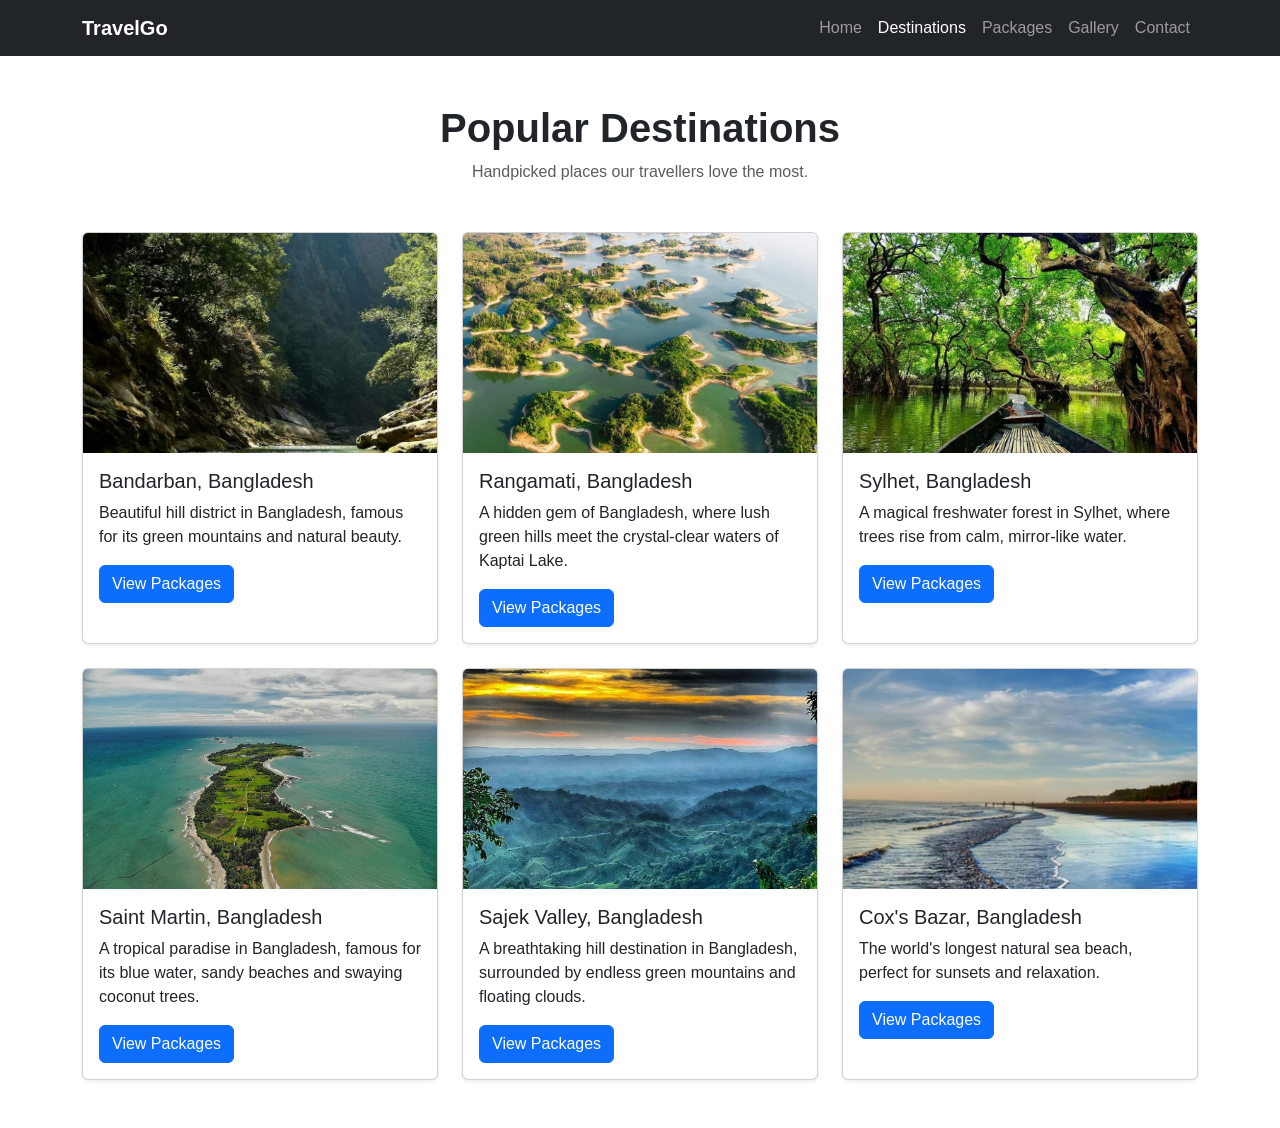
<file: travel-website/destinations.html>
<!DOCTYPE html>
<html lang="en">
<head>
  <meta charset="UTF-8">
  <meta name="viewport" content="width=device-width, initial-scale=1.0">
  <title>TravelGo – Destinations</title>

  <link rel="stylesheet" href="css/bootstrap.min.css">
  
  <link rel="stylesheet" href="css/style.css">
</head>
<body>

  <!-- Navigation Bar -->
  <nav class="navbar navbar-expand-lg navbar-dark bg-dark">
    <div class="container">
      <a class="navbar-brand fw-bold" href="index.html">TravelGo</a>
      <button class="navbar-toggler" type="button" data-bs-toggle="collapse" data-bs-target="#mainNav"
        aria-controls="mainNav" aria-expanded="false" aria-label="Toggle navigation">
        <span class="navbar-toggler-icon"></span>
      </button>
      <div class="collapse navbar-collapse" id="mainNav">
        <ul class="navbar-nav ms-auto">
          <li class="nav-item"><a class="nav-link" href="index.html">Home</a></li>
          <li class="nav-item"><a class="nav-link active" href="destinations.html">Destinations</a></li>
          <li class="nav-item"><a class="nav-link" href="packages.html">Packages</a></li>
          <li class="nav-item"><a class="nav-link" href="gallery.html">Gallery</a></li>
          <li class="nav-item"><a class="nav-link" href="contact.html">Contact</a></li>
        </ul>
      </div>
    </div>
  </nav>

  <!-- Page Heading -->
  <section class="container text-center my-5">
    <h1 class="fw-bold">Popular Destinations</h1>
    <p class="text-muted">Handpicked places our travellers love the most.</p>
  </section>

  <!-- Destination Cards -->
  <section class="container mb-5">
    <div class="row g-4">

      <div class="col-md-4">
        <div class="card h-100 shadow-sm">
          <img src="img/Bandarban.jpg" class="card-img-top" alt="Bandarban">
          <div class="card-body">
            <h5 class="card-title">Bandarban, Bangladesh</h5>
            <p class="card-text">Beautiful hill district in Bangladesh, famous for its green mountains and natural beauty.</p>
            <a href="packages.html" class="btn btn-primary">View Packages</a>
          </div>
        </div>
      </div>

      <div class="col-md-4">
        <div class="card h-100 shadow-sm">
          <img src="img/rangamati.jpg" class="card-img-top" alt="Rangamati, Bangladesh">
          <div class="card-body">
            <h5 class="card-title">Rangamati, Bangladesh</h5>
            <p class="card-text">A hidden gem of Bangladesh, where lush green hills meet the crystal-clear waters of Kaptai Lake.</p>
            <a href="packages.html" class="btn btn-primary">View Packages</a>
          </div>
        </div>
      </div>

      <div class="col-md-4">
        <div class="card h-100 shadow-sm">
          <img src="img/ratargul_Sylhet.jpg" class="card-img-top" alt="Ratargul_Sylhet">
          <div class="card-body">
            <h5 class="card-title">Sylhet, Bangladesh</h5>
            <p class="card-text">A magical freshwater forest in Sylhet, where trees rise from calm, mirror-like water.</p>
            <a href="packages.html" class="btn btn-primary">View Packages</a>
          </div>
        </div>
      </div>

      <div class="col-md-4">
        <div class="card h-100 shadow-sm">
          <img src="img/saintMartin.jpg" class="card-img-top" alt="Saint Martin">
          <div class="card-body">
            <h5 class="card-title">Saint Martin, Bangladesh</h5>
            <p class="card-text">A tropical paradise in Bangladesh, famous for its blue water, sandy beaches and swaying coconut trees.</p>
            <a href="packages.html" class="btn btn-primary">View Packages</a>
          </div>
        </div>
      </div>

      <div class="col-md-4">
        <div class="card h-100 shadow-sm">
          <img src="img/Sajek.jpg" class="card-img-top" alt="Sajek Valley">
          <div class="card-body">
            <h5 class="card-title">Sajek Valley, Bangladesh</h5>
            <p class="card-text">A breathtaking hill destination in Bangladesh, surrounded by endless green mountains and floating clouds.</p>
            <a href="packages.html" class="btn btn-primary">View Packages</a>
          </div>
        </div>
      </div>

      <div class="col-md-4">
        <div class="card h-100 shadow-sm">
          <img src="img/coxsBazar.jpg" class="card-img-top" alt="Cox's Bazar">
          <div class="card-body">
            <h5 class="card-title">Cox's Bazar, Bangladesh</h5>
            <p class="card-text">The world's longest natural sea beach, perfect for sunsets and relaxation.</p>
            <a href="packages.html" class="btn btn-primary">View Packages</a>
          </div>
        </div>
      </div>

    </div>
  </section>

 

  <!-- Local Bootstrap JS -->
  <script src="js/bootstrap.bundle.min.js"></script>
</body>
</html>
</file>
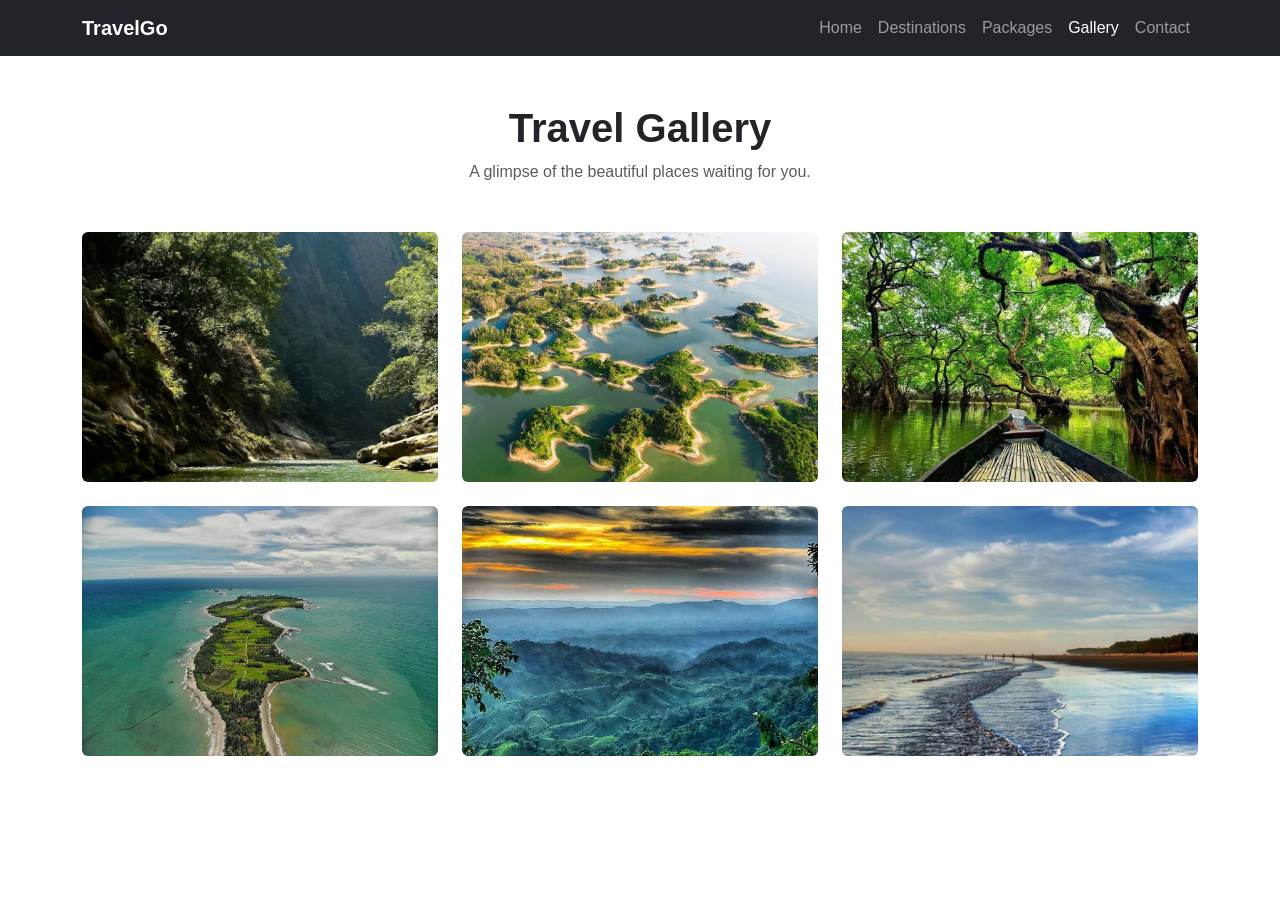
<file: travel-website/gallery.html>
<!DOCTYPE html>
<html lang="en">
<head>
  <meta charset="UTF-8">
  <meta name="viewport" content="width=device-width, initial-scale=1.0">
  <title>TravelGo – Gallery</title>

  <!-- Local Bootstrap CSS -->
  <link rel="stylesheet" href="css/bootstrap.min.css">
  <link rel="stylesheet" href="css/style.css">
</head>
<body>

  <!-- Navigation Bar -->
  <nav class="navbar navbar-expand-lg navbar-dark bg-dark">
    <div class="container">
      <a class="navbar-brand fw-bold" href="index.html">TravelGo</a>
      <button class="navbar-toggler" type="button" data-bs-toggle="collapse" data-bs-target="#mainNav"
        aria-controls="mainNav" aria-expanded="false" aria-label="Toggle navigation">
        <span class="navbar-toggler-icon"></span>
      </button>
      <div class="collapse navbar-collapse" id="mainNav">
        <ul class="navbar-nav ms-auto">
          <li class="nav-item"><a class="nav-link" href="index.html">Home</a></li>
          <li class="nav-item"><a class="nav-link" href="destinations.html">Destinations</a></li>
          <li class="nav-item"><a class="nav-link" href="packages.html">Packages</a></li>
          <li class="nav-item"><a class="nav-link active" href="gallery.html">Gallery</a></li>
          <li class="nav-item"><a class="nav-link" href="contact.html">Contact</a></li>
        </ul>
      </div>
    </div>
  </nav>

  <!-- Page Heading -->
  <section class="container text-center my-5">
    <h1 class="fw-bold">Travel Gallery</h1>
    <p class="text-muted">A glimpse of the beautiful places waiting for you.</p>
  </section>

  <!-- Gallery Images -->
  <section class="container mb-5">
    <div class="row">
      <div class="col-md-4 mb-4">
        <img src="img/Bandarban.jpg" class="img-fluid rounded gallery-img" alt="Bandarban">
      </div>
      <div class="col-md-4 mb-4">
        <img src="img/rangamati.jpg" class="img-fluid rounded gallery-img" alt="Rangamati">
      </div>
      <div class="col-md-4 mb-4">
        <img src="img/ratargul_Sylhet.jpg" class="img-fluid rounded gallery-img" alt="Sylhet">
      </div>
      <div class="col-md-4 mb-4">
        <img src="img/saintMartin.jpg" class="img-fluid rounded gallery-img" alt="Saint Martin">
      </div>
      <div class="col-md-4 mb-4">
        <img src="img/Sajek.jpg" class="img-fluid rounded gallery-img" alt="Sajek Valley">
      </div>
      <div class="col-md-4 mb-4">
        <img src="img/coxsBazar.jpg" class="img-fluid rounded gallery-img" alt="Cox's Bazar">
      </div>
    </div>
  </section>

  

  <!-- Local Bootstrap JS -->
  <script src="js/bootstrap.bundle.min.js"></script>
</body>
</html>
</file>
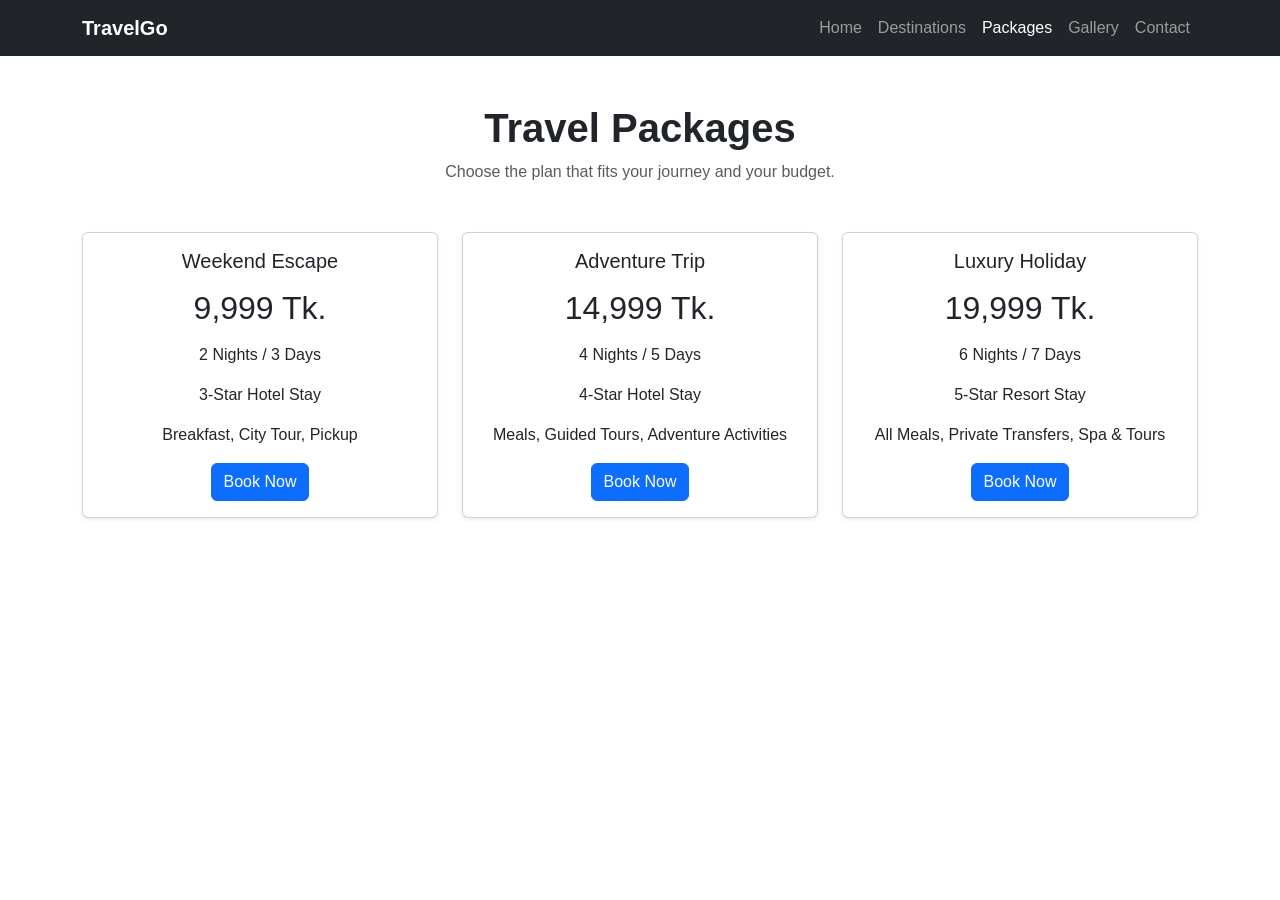
<file: travel-website/packages.html>
<!DOCTYPE html>
<html lang="en">
<head>
  <meta charset="UTF-8">
  <meta name="viewport" content="width=device-width, initial-scale=1.0">
  <title>TravelGo – Packages</title>

  <!-- Local Bootstrap CSS -->
  <link rel="stylesheet" href="css/bootstrap.min.css">
  <!-- Custom CSS (loaded after Bootstrap) -->
  <link rel="stylesheet" href="css/style.css">
</head>
<body>

  <!-- Navigation Bar -->
  <nav class="navbar navbar-expand-lg navbar-dark bg-dark">
    <div class="container">
      <a class="navbar-brand fw-bold" href="index.html">TravelGo</a>
      <button class="navbar-toggler" type="button" data-bs-toggle="collapse" data-bs-target="#mainNav"
        aria-controls="mainNav" aria-expanded="false" aria-label="Toggle navigation">
        <span class="navbar-toggler-icon"></span>
      </button>
      <div class="collapse navbar-collapse" id="mainNav">
        <ul class="navbar-nav ms-auto">
          <li class="nav-item"><a class="nav-link" href="index.html">Home</a></li>
          <li class="nav-item"><a class="nav-link" href="destinations.html">Destinations</a></li>
          <li class="nav-item"><a class="nav-link active" href="packages.html">Packages</a></li>
          <li class="nav-item"><a class="nav-link" href="gallery.html">Gallery</a></li>
          <li class="nav-item"><a class="nav-link" href="contact.html">Contact</a></li>
        </ul>
      </div>
    </div>
  </nav>

  <!-- Page Heading -->
  <section class="container text-center my-5">
    <h1 class="fw-bold">Travel Packages</h1>
    <p class="text-muted">Choose the plan that fits your journey and your budget.</p>
  </section>

  <!-- Package Cards -->
  <section class="container mb-5">
    <div class="row g-4">

      <div class="col-md-4">
        <div class="card h-100 text-center shadow-sm">
          <div class="card-body">
            <h5 class="card-title">Weekend Escape</h5>
            <h2 class="my-3">9,999 Tk.</h2>
            <p class="card-text">2 Nights / 3 Days</p>
            <p class="card-text">3-Star Hotel Stay</p>
            <p class="card-text">Breakfast, City Tour, Pickup</p>
            <a href="contact.html" class="btn btn-primary">Book Now</a>
          </div>
        </div>
      </div>

      <div class="col-md-4">
        <div class="card h-100 text-center shadow-sm">
          <div class="card-body">
            <h5 class="card-title">Adventure Trip</h5>
            <h2 class="my-3">14,999 Tk.</h2>
            <p class="card-text">4 Nights / 5 Days</p>
            <p class="card-text">4-Star Hotel Stay</p>
            <p class="card-text">Meals, Guided Tours, Adventure Activities</p>
            <a href="contact.html" class="btn btn-primary">Book Now</a>
          </div>
        </div>
      </div>

      <div class="col-md-4">
        <div class="card h-100 text-center shadow-sm">
          <div class="card-body">
            <h5 class="card-title">Luxury Holiday</h5>
            <h2 class="my-3">19,999 Tk.</h2>
            <p class="card-text">6 Nights / 7 Days</p>
            <p class="card-text">5-Star Resort Stay</p>
            <p class="card-text">All Meals, Private Transfers, Spa &amp; Tours</p>
            <a href="contact.html" class="btn btn-primary">Book Now</a>
          </div>
        </div>
      </div>

    </div>
  </section>

  

  <!-- Local Bootstrap JS -->
  <script src="js/bootstrap.bundle.min.js"></script>
</body>
</html>
</file>
<file: HTML_CSS_LabTask/01StudentProfile/style.css>
* {
    box-sizing: border-box;
}

body {
    margin: 0;
    font-family: Arial, sans-serif;
    background: #f2f4f8;
}

.navbar {
    display: flex;
    justify-content: space-between;
    align-items: center;
    background: #173b6c;
    color: white;
    padding: 15px 8%;
}

.nav-links {
    display: flex;
    gap: 20px;
}

.nav-links a {
    color: white;
    text-decoration: none;
    padding: 8px;
}

.nav-links a:hover {
    background: white;
    color: #173b6c;
    border-radius: 5px;
}

.container {
    width: 85%;
    max-width: 900px;
    margin: 40px auto;
}

.profile-card {
    position: relative;
    background: white;
    padding: 30px;
    border: 1px solid #ddd;
    border-radius: 10px;
}

.badge {
    position: absolute;
    top: 15px;
    right: 15px;
    background: green;
    color: white;
    padding: 6px 12px;
    border-radius: 20px;
}

.profile-header {
    display: flex;
    align-items: center;
    gap: 25px;
}

.profile-header img {
    width: 140px;
    border-radius: 50%;
}

button {
    background: #173b6c;
    color: white;
    border: none;
    padding: 10px 15px;
    cursor: pointer;
}

button:hover {
    background: #285fa5;
}

section {
    margin-top: 30px;
}

.academic-grid {
    display: grid;
    grid-template-columns: repeat(2, 1fr);
    gap: 15px;
}

.academic-grid div {
    background: #eef3fa;
    padding: 15px;
    border-radius: 8px;
}

.skills {
    display: flex;
    gap: 10px;
}

.skills span {
    background: #173b6c;
    color: white;
    padding: 7px 12px;
    border-radius: 15px;
}
</file>
<file: HTML_CSS_LabTask/02NewsPortal/style.css>
* {
    box-sizing: border-box;
}

html {
    scroll-behavior: smooth;
}

body {
    margin: 0;
    font-family: Arial, sans-serif;
    background: #f5f5f5;
}

header {
    text-align: center;
    background: #143d66;
    color: white;
    padding: 30px;
}

nav {
    display: flex;
    justify-content: center;
    gap: 30px;
    background: #0d2944;
    padding: 15px;
}

nav a {
    color: white;
    text-decoration: none;
}

nav a:hover {
    color: orange;
}

main {
    width: 85%;
    margin: 30px auto;
}

.breaking {
    background: #fff3cd;
    padding: 15px;
    border-left: 5px solid orange;
}

.main-news {
    background: white;
    padding: 20px;
    margin-top: 25px;
    overflow: auto;
}

.main-news img {
    float: left;
    width: 300px;
    margin-right: 20px;
    margin-bottom: 10px;
}

.news-grid {
    display: grid;
    grid-template-columns: repeat(3, 1fr);
    gap: 20px;
}

.news-card {
    position: relative;
    background: white;
    padding: 20px;
    border: 1px solid #ddd;
}

.new-badge {
    position: absolute;
    right: 10px;
    top: 10px;
    background: red;
    color: white;
    padding: 4px 8px;
}

.top-button {
    position: fixed;
    right: 20px;
    bottom: 20px;
    background: #143d66;
    color: white;
    padding: 12px 16px;
    text-decoration: none;
    border-radius: 50%;
}

footer {
    text-align: center;
    background: #0d2944;
    color: white;
    padding: 20px;
}
</file>
<file: HTML_CSS_LabTask/03StudentDashboard/style.css>
* {
    box-sizing: border-box;
}

html {
    scroll-behavior: smooth;
}

body {
    margin: 0;
    font-family: Arial, sans-serif;
    background-color: #f4f6f9;
    color: #333;
}


.sidebar {
    position: fixed;

    top: 0;
    left: 0;

    width: 220px;
    height: 100vh;

    background-color: #183153;

    color: white;

    padding: 25px 15px;
}

.sidebar h2 {
    text-align: center;

    margin-bottom: 30px;
}

.sidebar a {
    position: relative;

    display: block;

    color: white;

    text-decoration: none;

    padding: 12px 15px;

    margin: 6px 0;

    border-radius: 6px;

    transition: 0.3s;
}



.sidebar a:hover {
    background-color: #2f5d8c;

    padding-left: 22px;
}


.notification {
    position: absolute;

    right: 12px;

    top: 10px;

    background-color: red;

    color: white;

    padding: 2px 7px;

    border-radius: 50%;

    font-size: 12px;
}



.main-content {
    margin-left: 220px;
}


.top-nav {
    display: flex;

    justify-content: space-between;

    align-items: center;

    background-color: white;

    padding: 15px 30px;

    border-bottom: 1px solid #ddd;

    position: sticky;

    top: 0;

    z-index: 10;
}


.top-right {
    display: flex;

    align-items: center;

    gap: 20px;
}


.notification-icon {
    position: relative;

    font-size: 22px;
}



.top-badge {
    position: absolute;

    top: -9px;

    right: -10px;

    background-color: red;

    color: white;

    width: 18px;
    height: 18px;

    border-radius: 50%;

    font-size: 11px;

    display: flex;

    justify-content: center;

    align-items: center;
}



main {
    padding: 25px;
}


.profile {
    display: flex;

    align-items: center;

    gap: 25px;

    background-color: white;

    padding: 25px;

    margin-bottom: 25px;

    border: 1px solid #ddd;

    border-radius: 10px;
}


.profile img {
    width: 110px;

    height: 110px;

    border-radius: 50%;

    object-fit: cover;
}


.dashboard-grid {
    display: grid;

    grid-template-columns: repeat(3, 1fr);

    gap: 20px;

    margin-bottom: 25px;
}


.card {
    background-color: white;

    padding: 25px;

    border: 1px solid #ddd;

    border-radius: 10px;

    text-align: center;

    transition: 0.3s;
}


.card:hover {
    transform: translateY(-5px);

    box-shadow: 0 5px 15px rgba(0, 0, 0, 0.15);
}


.number {
    font-size: 32px;

    color: #183153;

    font-weight: bold;
}



.card-button {
    display: inline-block;

    background-color: #183153;

    color: white;

    text-decoration: none;

    padding: 9px 15px;

    margin-top: 8px;

    border-radius: 5px;

    transition: 0.3s;
}


.card-button:hover {
    background-color: #2f5d8c;
}


.content-box {
    background-color: white;

    padding: 25px;

    margin-bottom: 25px;

    border: 1px solid #ddd;

    border-radius: 10px;


    scroll-margin-top: 90px;
}


.content-box h2 {
    color: #183153;

    border-bottom: 2px solid #eee;

    padding-bottom: 10px;
}

.course-table {
    margin-top: 15px;
}


.course-row {
    display: grid;

    grid-template-columns: 2fr 1fr 1fr;

    gap: 10px;

    padding: 15px;

    border-bottom: 1px solid #ddd;
}


.course-row:hover {
    background-color: #f5f8fc;
}



.gpa-info {
    display: grid;

    grid-template-columns: repeat(3, 1fr);

    gap: 15px;

    text-align: center;
}


.gpa-info div {
    background-color: #eef4fa;

    padding: 15px;

    border-radius: 8px;
}


.attendance-item {
    margin-bottom: 18px;
}


.progress {
    width: 100%;

    background-color: #ddd;

    border-radius: 20px;

    overflow: hidden;
}


.progress-bar {
    background-color: #198754;

    color: white;

    text-align: center;

    padding: 5px;

    border-radius: 20px;
}


.attendance-95 {
    width: 95%;
}


.attendance-90 {
    width: 90%;
}


.attendance-88 {
    width: 88%;
}




.result {
    display: grid;

    grid-template-columns: 2fr 1fr 1fr;

    align-items: center;

    padding: 15px;

    margin: 10px 0;

    border-radius: 6px;
}


.result p {
    margin: 3px 0;
}


.passed {
    background-color: #d4edda;

    border-left: 5px solid green;
}


/* Failed course */

.failed {
    background-color: #f8d7da;

    border-left: 5px solid red;
}


.status {
    font-weight: bold;
}



.notice-card {
    background-color: #f6f8fb;

    border-left: 5px solid #183153;

    padding: 15px;

    margin: 12px 0;

    border-radius: 5px;
}


.notice-card h3 {
    margin-top: 0;
}



footer {
    background-color: #183153;

    color: white;

    text-align: center;

    padding: 20px;
}


@media (max-width: 900px) {

    .dashboard-grid {
        grid-template-columns: repeat(2, 1fr);
    }

    .gpa-info {
        grid-template-columns: 1fr;
    }

}


@media (max-width: 700px) {

    /* Sidebar becomes normal top section */

    .sidebar {
        position: static;

        width: 100%;

        height: auto;
    }


    .sidebar h2 {
        margin-bottom: 10px;
    }


    .main-content {
        margin-left: 0;
    }


    .top-nav {
        flex-direction: column;

        gap: 10px;

        text-align: center;
    }


    .profile {
        flex-direction: column;

        text-align: center;
    }


    .dashboard-grid {
        grid-template-columns: 1fr;
    }


    .course-row {
        grid-template-columns: 1fr;
    }


    .result {
        grid-template-columns: 1fr;

        gap: 8px;
    }

}
</file>
<file: HTML_CSS_LabTask/04FacultyDirectory/style.css>
body {
    margin: 0;
    font-family: Arial;
    background: #f4f4f4;
}

header {
    background: #17415f;
    color: white;
    text-align: center;
    padding: 20px;
}

nav {
    display: flex;
    justify-content: center;
    gap: 30px;
    background: #102d42;
    padding: 15px;
}

nav a {
    color: white;
    text-decoration: none;
}

nav a:hover {
    color: orange;
}

section {
    width: 90%;
    margin: 40px auto;
}

h2 {
    text-align: center;
}

.faculty-grid {
    display: grid;
    grid-template-columns: repeat(3, 1fr);
    gap: 20px;
}

.card {
    position: relative;
    background: white;
    text-align: center;
    padding: 20px;
    border: 1px solid #ddd;
}

.card:hover {
    transform: translateY(-5px);
}

.card img {
    width: 100px;
    border-radius: 50%;
}

.badge {
    position: absolute;
    top: 10px;
    right: 10px;
    background: orange;
    color: white;
    padding: 5px;
    font-size: 11px;
}

button {
    background: #17415f;
    color: white;
    border: none;
    padding: 8px 15px;
}

button:hover {
    background: #28709b;
}

.research-grid {
    display: grid;
    grid-template-columns: repeat(3, 1fr);
    gap: 15px;
}

.research-grid div {
    background: #dceaf2;
    padding: 20px;
    text-align: center;
}
</file>
<file: HTML_CSS_LabTask/05OnlineCoursePlatform/style.css>
body {
    margin: 0;
    font-family: Arial;
    background: #f4f4f4;
}

html {
    scroll-behavior: smooth;
}

nav {
    display: flex;
    justify-content: space-between;
    background: #29386b;
    color: white;
    padding: 15px 8%;
}

nav a {
    color: white;
    text-decoration: none;
    margin: 10px;
}

nav a:hover {
    color: orange;
}

.hero {
    text-align: center;
    background: #5368ad;
    color: white;
    padding: 50px;
}

.hero input {
    width: 50%;
    padding: 10px;
}

section {
    width: 90%;
    margin: 40px auto;
}

h2 {
    text-align: center;
}

.course-grid {
    display: grid;
    grid-template-columns: repeat(4, 1fr);
    gap: 20px;
}

.card {
    position: relative;
    background: white;
    padding: 15px;
}

.card:hover {
    transform: translateY(-5px);
}

.card img {
    width: 100%;
}

.info {
    display: flex;
    justify-content: space-between;
    margin-bottom: 15px;
}

.card a {
    display: block;
    background: #29386b;
    color: white;
    text-decoration: none;
    text-align: center;
    padding: 8px;
}

.card a:hover {
    background: #4c63ad;
}

.popular {
    position: absolute;
    top: 10px;
    right: 10px;
    background: orange;
    color: white;
    padding: 5px;
}

.about {
    background: white;
    padding: 20px;
    overflow: auto;
}

.about img {
    float: left;
    width: 300px;
    margin-right: 20px;
}

.enroll {
    text-align: center;
    background: #ddd;
    padding: 20px;
}

@media (max-width: 800px) {
    .course-grid {
        grid-template-columns: repeat(2, 1fr);
    }
}
</file>
<file: HTML_CSS_LabTask/06UniversityEvent/style.css>
html {
    scroll-behavior: smooth;
}

body {
    margin: 0;
    font-family: Arial;
    background: #f4f4f4;
}

header {
    background: #18244d;
    color: white;
    text-align: center;
    padding: 25px;
}

nav {
    display: flex;
    justify-content: center;
    gap: 30px;
    background: #283968;
    padding: 15px;
}

nav a {
    color: white;
    text-decoration: none;
}

nav a:hover {
    color: orange;
}

section {
    width: 85%;
    margin: 40px auto;
}

h2 {
    text-align: center;
}

.countdown {
    text-align: center;
}

.time {
    display: flex;
    justify-content: center;
    gap: 20px;
}

.time div {
    background: #18244d;
    color: white;
    padding: 15px 25px;
}

.about {
    position: relative;
    background: white;
    padding: 20px;
    overflow: auto;
}

.about img {
    float: left;
    width: 300px;
    margin-right: 20px;
}

.badge {
    position: absolute;
    top: 10px;
    right: 10px;
    background: orange;
    color: white;
    padding: 5px;
}

.schedule-grid {
    display: grid;
    grid-template-columns: repeat(3, 1fr);
    gap: 15px;
}

.schedule-grid div {
    background: white;
    padding: 15px;
    text-align: center;
}

.speaker-container {
    display: flex;
    gap: 20px;
}

.speaker {
    flex: 1;
    background: white;
    text-align: center;
    padding: 20px;
}

.speaker img {
    width: 100px;
    border-radius: 50%;
}

.register {
    text-align: center;
}

.register input {
    padding: 10px;
    margin: 5px;
}

button {
    padding: 10px 20px;
    background: #18244d;
    color: white;
    border: none;
}

button:hover {
    background: orange;
}

.fixed-button {
    position: fixed;
    right: 20px;
    bottom: 20px;
    background: orange;
    color: white;
    padding: 12px;
    text-decoration: none;
}

#contact {
    text-align: center;
}
</file>
<file: travel-website/css/style.css>
/* ===== Custom styles for TravelGo (loaded after Bootstrap) ===== */

/* Body font */
body {
  font-family: "Segoe UI", Arial, sans-serif;
}

/* Hero Section */
.hero {
  background: linear-gradient(rgba(0, 0, 0, 0.55), rgba(0, 0, 0, 0.55)),
              url("https://images.unsplash.com/photo-1507525428034-b723cf961d3e?w=1600&q=80");
  background-size: cover;
  background-position: center;
  padding: 120px 0;
}

/* Hero text spacing */
.hero h1 {
  margin-bottom: 15px;
}

/* Make all destination card images the same height */
.card-img-top {
  height: 220px;
  object-fit: cover;
}

/* Make all gallery images the same size */
.gallery-img {
  width: 100%;
  height: 250px;
  object-fit: cover;
}

/* Simple hover effect on cards */
.card {
  transition: transform 0.2s ease-in-out;
}

.card:hover {
  transform: translateY(-5px);
}

/* Footer spacing */
footer {
  margin-top: 40px;
}
</file>
